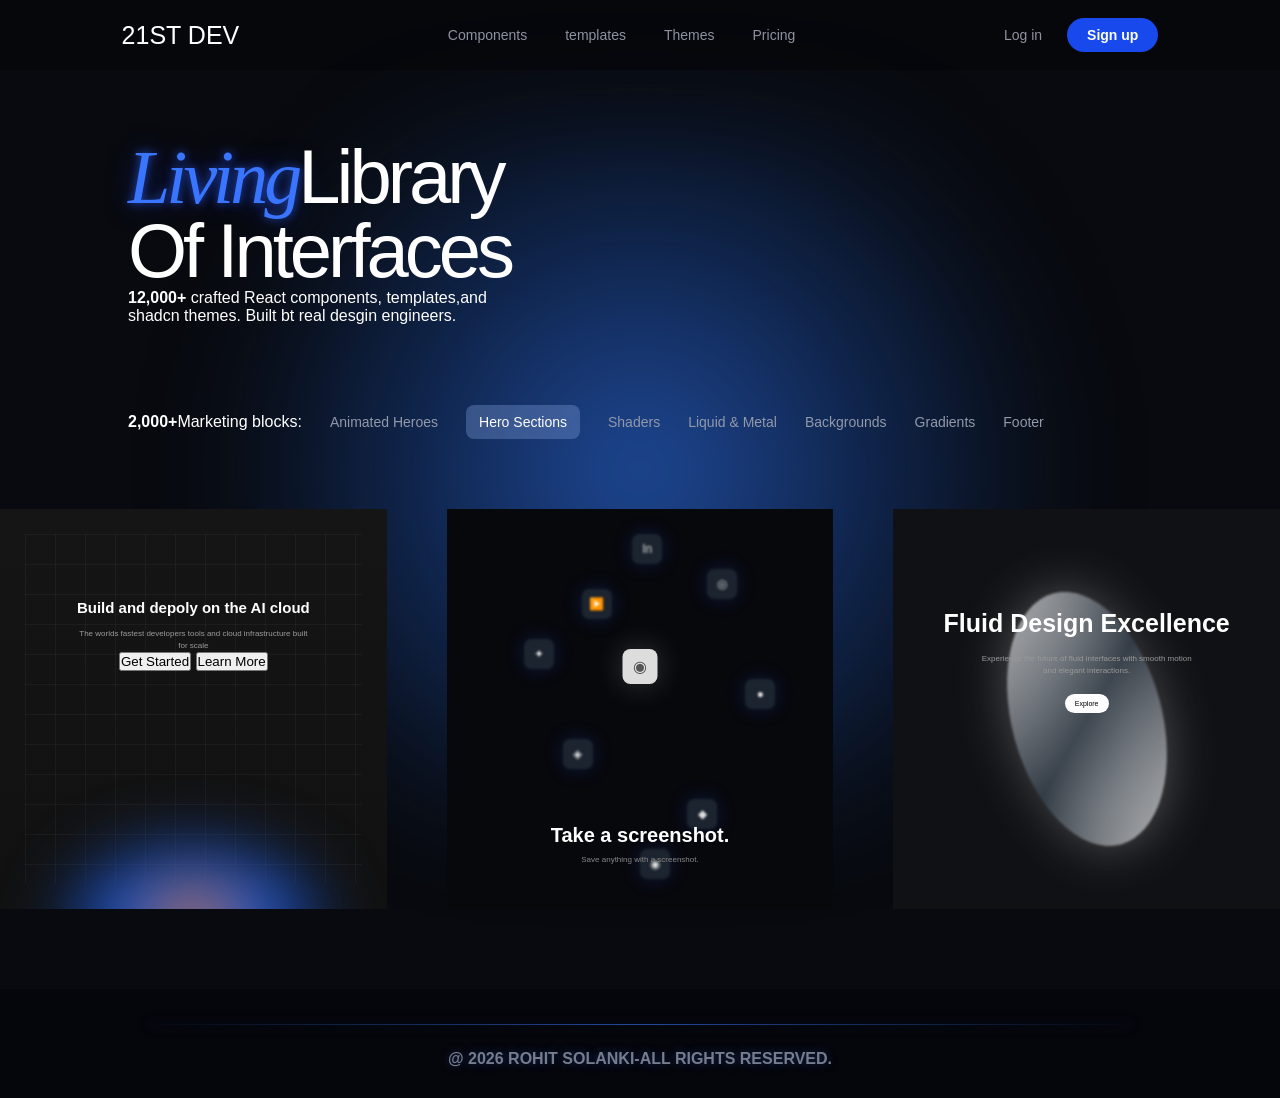
<file: index.html>
<!DOCTYPE html>
<html lang="en">

<head>
    <meta charset="UTF-8">
    <meta name="viewport" content="width=device-width, initial-scale=1.0">
    <title>LIving Library</title>
    <link rel="stylesheet" href="./work01.css">
</head>

<body>
    <!--NAVBAR-->
    <header class="navbar">
        <div class="logo-icon">
            </span>21ST DEV
        </div>
        <nav>
            <a href="components.html">Components</a>
            <a href="templates.html">templates</a>
            <a href="themes.html">Themes</a>
            <a href="pricing.html">Pricing</a>
        </nav>

        <div class="nav-right">
            <a href="login.html" class="login">Log in</a>
            <a href="signup.html" class="signup">Sign up</a>
        </div>
    </header>

    <!--HERO SECTION-->
    <main>
        <section class="hero">
            <h1>
                <The><span>Living</span>Library<br>Of Interfaces
            </h1>

            <p class="Description">
                <strong>12,000+</strong> crafted React components, templates,and<br>shadcn themes. Built bt real desgin
                engineers.
            </p>
        </section>

        <!--CATEGORY MENU-->
        <section class="categories">
            <div class="category count">
                <strong>2,000+</strong>Marketing blocks:
            </div>
            <a href="animated-heroes.html">Animated Heroes</a>
            <a href="hero-sections.html" class="active">Hero Sections</a>
            <a href="shaders.html">Shaders</a>
            <a href="liquid-metal.html">Liquid & Metal</a>
            <a href="backgrounds.html">Backgrounds</a>
            <a href="gradients.html">Gradients</a>
            <a href="footer.html">Footer</a>
        </section>

        <!--SHOWCASE CARDS-->
        <section class="cards">
            <!--CARD 1-->
            <div class="card card-one">
                <div class="grid-background"></div>
                <div class="card-content">
                    <h2>Build and depoly on the AI cloud</h2>
                    <p>The worlds fastest developers tools and cloud infrastructure built for scale</p>
                    <div class="button">
                        <button>Get Started</button>
                        <button class="dark-button">Learn More</button>
                    </div>
                </div>
                <div class="glow-circle"></div>
            </div>

            <!--CARD 2-->
            <div class="card card-two">
                <div class="floating icons">
                    <div class="icon">In</div>
                    <div class="icon">▶️</div>
                    <div class="icon">◎</div>
                    <div class="icon">✦</div>
                    <div class="icon">●</div>
                    <div class="icon">◈</div>
                    <div class="icon">◆</div>
                    <div class="icon">◉</div>
                </div>
                <div class="screenshot-icon">
                    ◉
                </div>
                <div class="screenshot-text">
                    <h2>Take a screenshot.</h2>
                    <p>Save anything with a screenshot.</p>
                </div>
            </div>

            <!--CARD 3-->
            <div class="card caerd-three">
                <div class="fluid-shape"></div>
                <div class="fluid-content">
                    <h2>Fluid Design Excellence</h2>
                    <p>Experience the future of fluid interfaces with
                        smooth motion and elegant interactions. </p>
                    <button>Explore</button>
                </div>
            </div>
        </section>

    </main>
    <footer class="footer">
        <div class="footer-line"></div>
        <p>
            @ 2026 <span>ROHIT SOLANKI</span>-ALL RIGHTS RESERVED.
        </p>
    </footer>
</body>

</html>
</file>
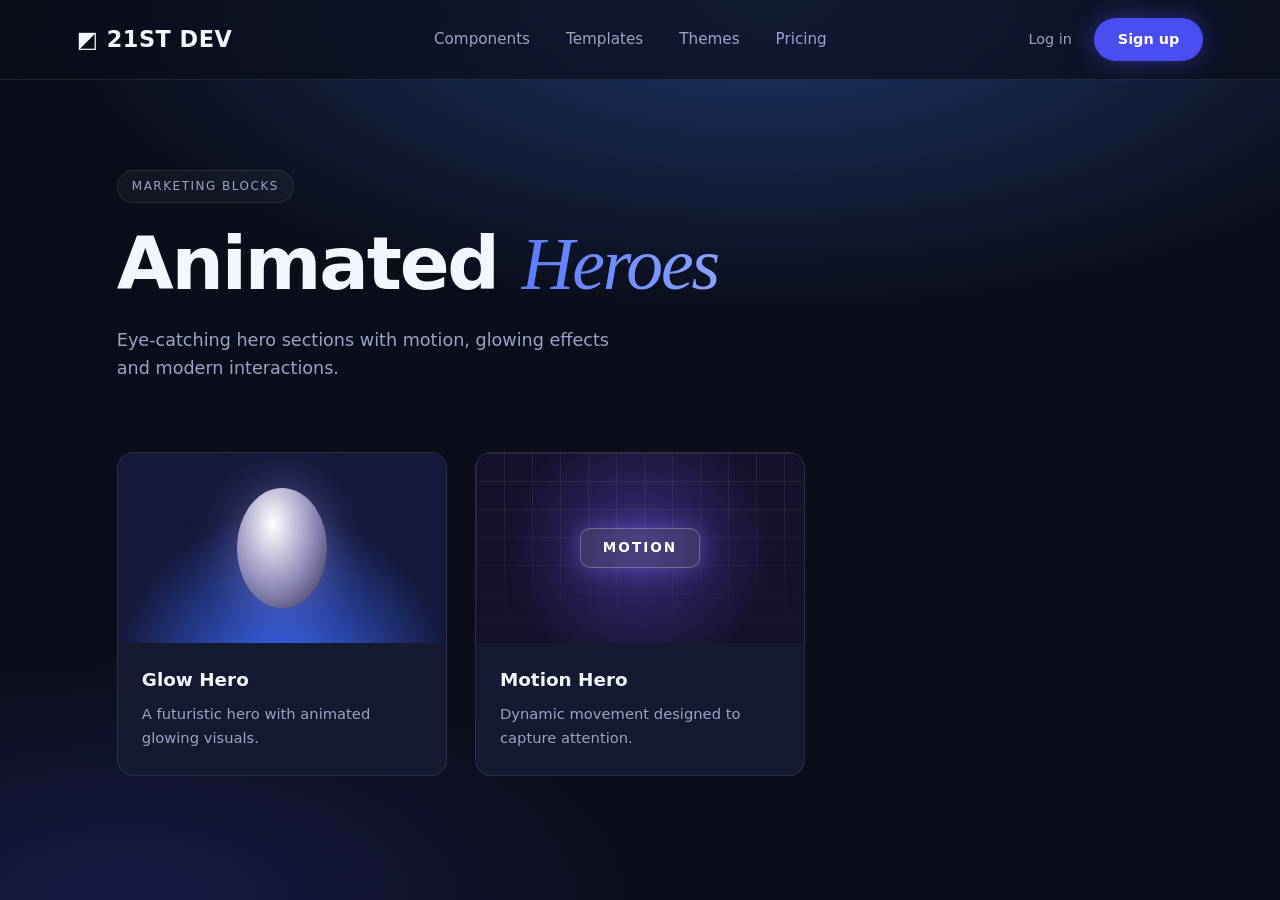
<file: animated-heroes.html>
<!DOCTYPE html>
<html lang="en">
<head>
    <meta charset="UTF-8">
    <meta name="viewport" content="width=device-width, initial-scale=1.0">
    <title>Animated Heroes — 21ST</title>
    <link rel="stylesheet" href="./animated-heroes.css">
</head>

<body>

<nav class="navbar">
    <a href="index.html" class="logo">◩ 21ST DEV</a>

    <div class="nav-links">
        <a href="components.html">Components</a>
        <a href="templates.html">Templates</a>
        <a href="themes.html">Themes</a>
        <a href="pricing.html">Pricing</a>
    </div>

    <div class="nav-actions">
        <a href="#">Log in</a>
        <a href="#" class="signup-btn">Sign up</a>
    </div>
</nav>

<main class="category-page">

    <section class="category-header">
        <div class="category-label">MARKETING BLOCKS</div>

        <h1>
            Animated <span>Heroes</span>
        </h1>

        <p>
            Eye-catching hero sections with motion,
            glowing effects and modern interactions.
        </p>
    </section>

    <section class="category-grid">

        <div class="category-card">
            <div class="category-preview preview-blue">
                <div class="preview-circle"></div>
            </div>
            <div class="category-info">
                <h3>Glow Hero</h3>
                <p>A futuristic hero with animated glowing visuals.</p>
            </div>
        </div>

        <div class="category-card">
            <div class="category-preview preview-purple">
                <div class="preview-grid"></div>
                <div class="preview-text">MOTION</div>
            </div>
            <div class="category-info">
                <h3>Motion Hero</h3>
                <p>Dynamic movement designed to capture attention.</p>
            </div>
        </div>

    </section>

</main>

</body>
</html>
</file>
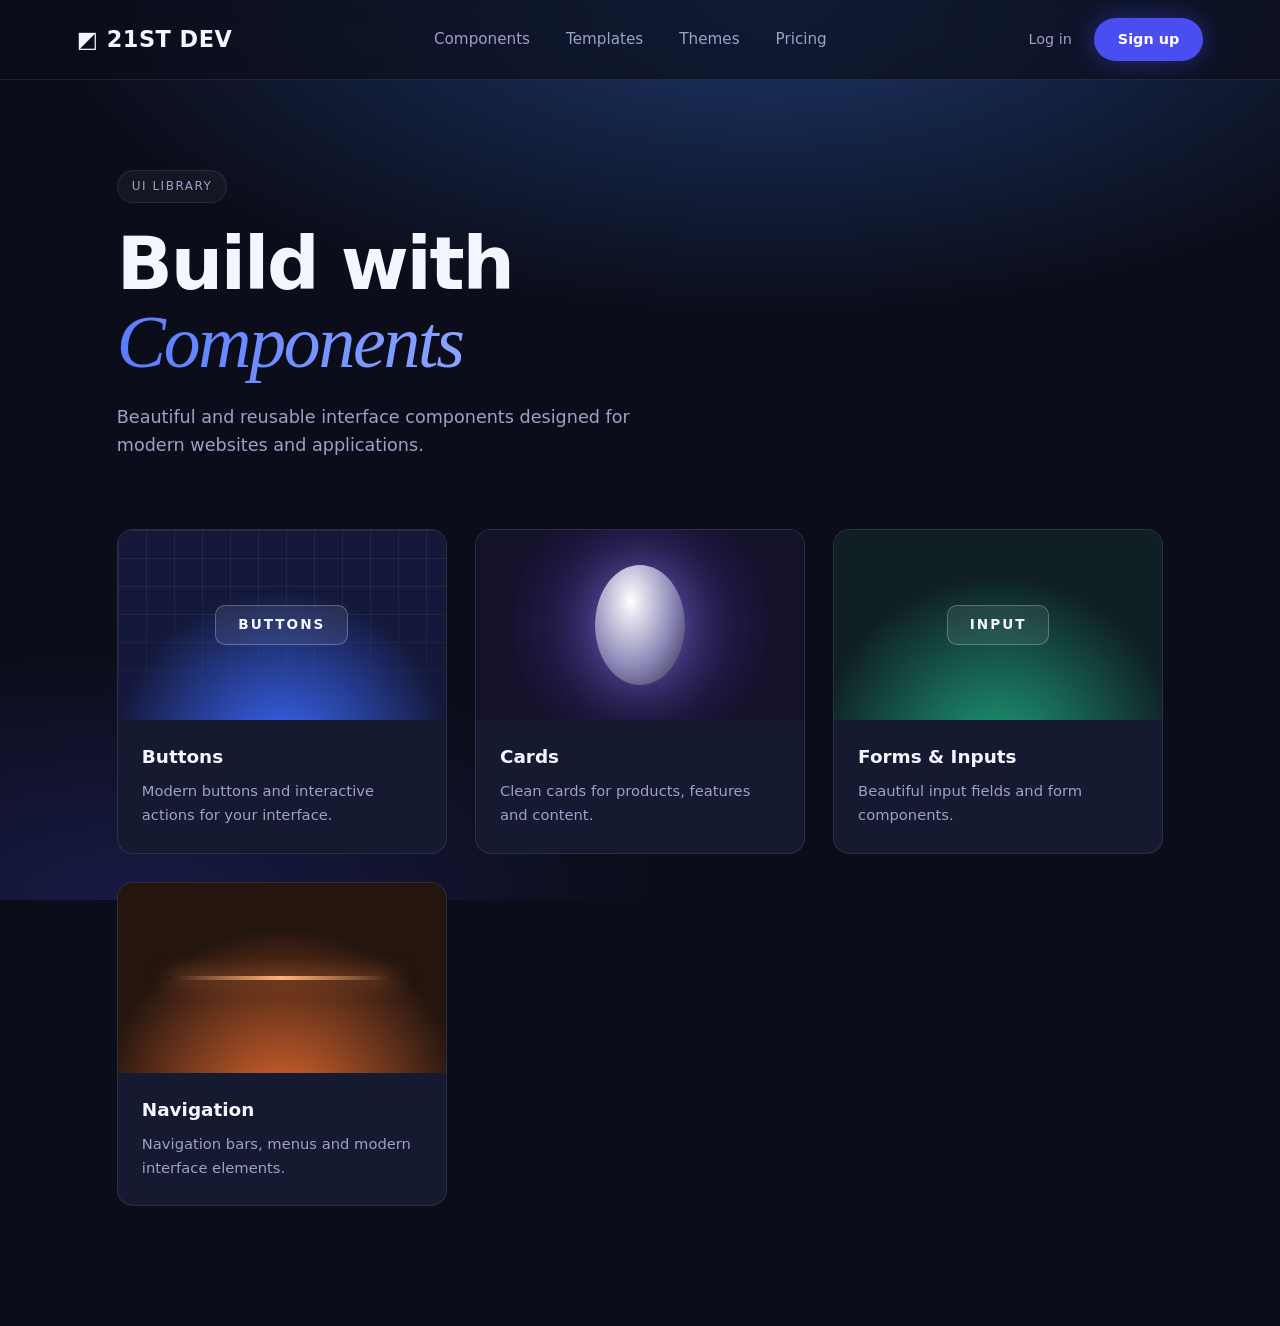
<file: components.html>
<!DOCTYPE html>
<html lang="en">
<head>
    <meta charset="UTF-8">
    <meta name="viewport" content="width=device-width, initial-scale=1.0">
    <title>Components — 21ST</title>
    <link rel="stylesheet" href="./components.css">
</head>

<body>

<nav class="navbar">
    <a href="index.html" class="logo">◩ 21ST DEV</a>

    <div class="nav-links">
        <a href="components.html">Components</a>
        <a href="templates.html">Templates</a>
        <a href="themes.html">Themes</a>
        <a href="pricing.html">Pricing</a>
    </div>

    <div class="nav-actions">
        <a href="#">Log in</a>
        <a href="#" class="signup-btn">Sign up</a>
    </div>
</nav>

<main class="category-page">

    <section class="category-header">
        <div class="category-label">UI LIBRARY</div>

        <h1>
            Build with <span>Components</span>
        </h1>

        <p>
            Beautiful and reusable interface components designed
            for modern websites and applications.
        </p>
    </section>

    <section class="category-grid">

        <div class="category-card">
            <div class="category-preview preview-blue">
                <div class="preview-grid"></div>
                <div class="preview-text">BUTTONS</div>
            </div>

            <div class="category-info">
                <h3>Buttons</h3>
                <p>Modern buttons and interactive actions for your interface.</p>
            </div>
        </div>

        <div class="category-card">
            <div class="category-preview preview-purple">
                <div class="preview-circle"></div>
            </div>

            <div class="category-info">
                <h3>Cards</h3>
                <p>Clean cards for products, features and content.</p>
            </div>
        </div>

        <div class="category-card">
            <div class="category-preview preview-green">
                <div class="preview-text">INPUT</div>
            </div>

            <div class="category-info">
                <h3>Forms & Inputs</h3>
                <p>Beautiful input fields and form components.</p>
            </div>
        </div>

        <div class="category-card">
            <div class="category-preview preview-orange">
                <div class="preview-line"></div>
            </div>

            <div class="category-info">
                <h3>Navigation</h3>
                <p>Navigation bars, menus and modern interface elements.</p>
            </div>
        </div>

    </section>

</main>

</body>
</html>
</file>
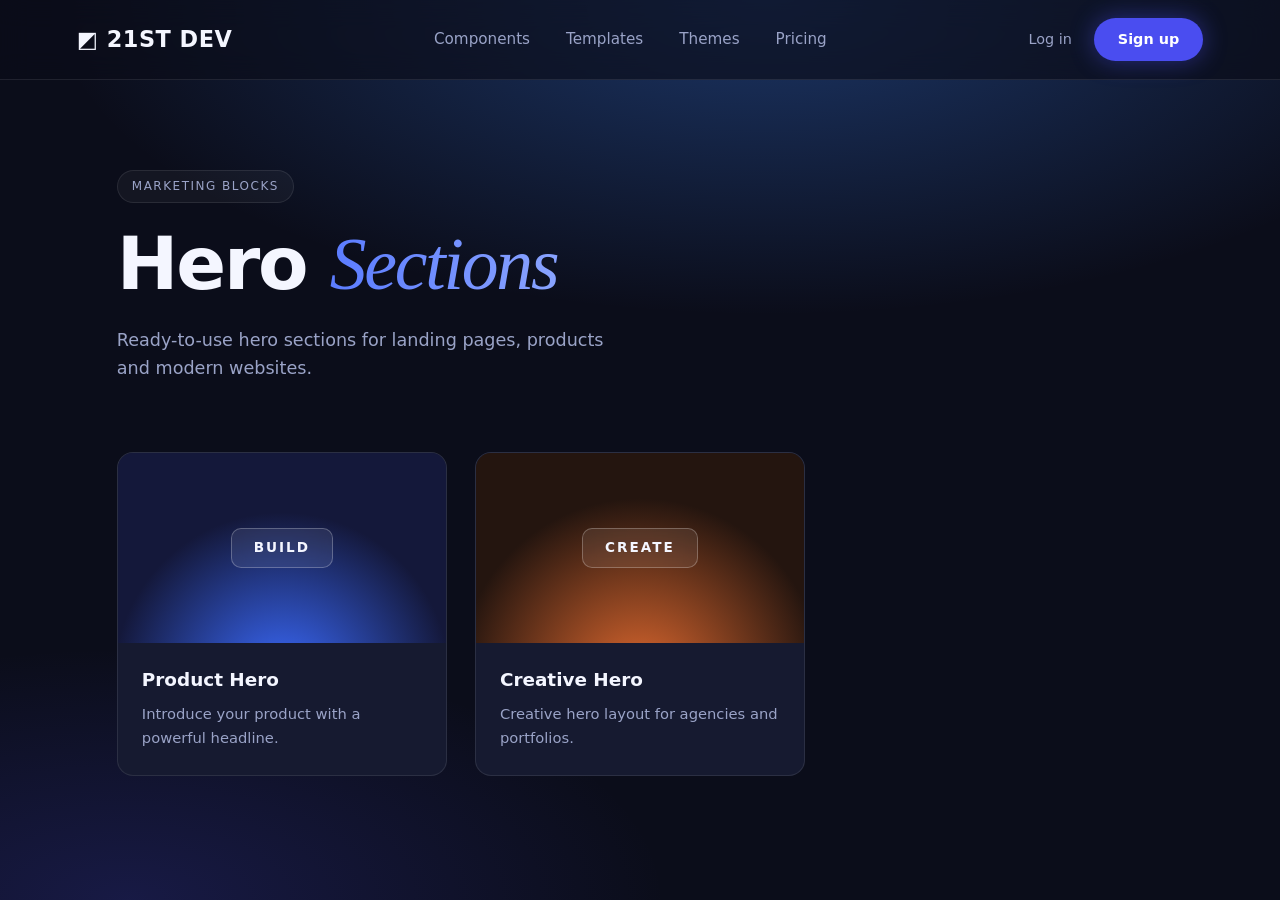
<file: hero-sections.html>
<!DOCTYPE html>
<html lang="en">
<head>
    <meta charset="UTF-8">
    <meta name="viewport" content="width=device-width, initial-scale=1.0">
    <title>Hero Sections — 21ST</title>
    <link rel="stylesheet" href="./hero-sections.css">
</head>

<body>

<nav class="navbar">
    <a href="21dev.html" class="logo">◩ 21ST DEV</a>

    <div class="nav-links">
        <a href="components.html">Components</a>
        <a href="templates.html">Templates</a>
        <a href="themes.html">Themes</a>
        <a href="pricing.html">Pricing</a>
    </div>

    <div class="nav-actions">
        <a href="#">Log in</a>
        <a href="#" class="signup-btn">Sign up</a>
    </div>
</nav>

<main class="category-page">

    <section class="category-header">
        <div class="category-label">MARKETING BLOCKS</div>

        <h1>
            Hero <span>Sections</span>
        </h1>

        <p>
            Ready-to-use hero sections for landing pages,
            products and modern websites.
        </p>
    </section>

    <section class="category-grid">

        <div class="category-card">
            <div class="category-preview preview-blue">
                <div class="preview-text">BUILD</div>
            </div>
            <div class="category-info">
                <h3>Product Hero</h3>
                <p>Introduce your product with a powerful headline.</p>
            </div>
        </div>

        <div class="category-card">
            <div class="category-preview preview-orange">
                <div class="preview-text">CREATE</div>
            </div>
            <div class="category-info">
                <h3>Creative Hero</h3>
                <p>Creative hero layout for agencies and portfolios.</p>
            </div>
        </div>

    </section>

</main>

</body>
</html>
</file>
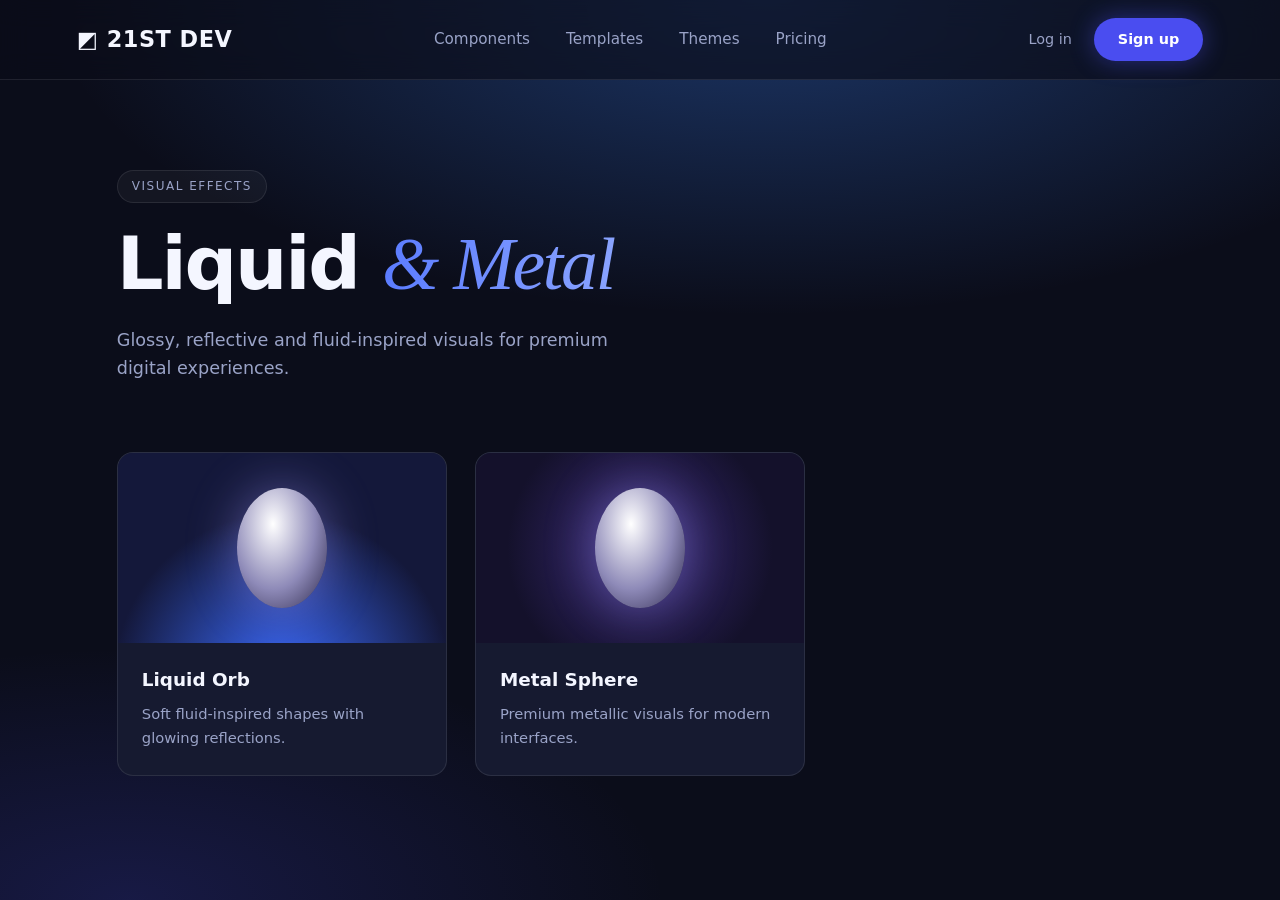
<file: liquid-metal.html>
<!DOCTYPE html>
<html lang="en">
<head>
    <meta charset="UTF-8">
    <meta name="viewport" content="width=device-width, initial-scale=1.0">
    <title>Liquid & Metal — 21ST</title>
    <link rel="stylesheet" href="./liquid-metal.css">
</head>

<body>

<nav class="navbar">
    <a href="index.html" class="logo">◩ 21ST DEV</a>

    <div class="nav-links">
        <a href="components.html">Components</a>
        <a href="templates.html">Templates</a>
        <a href="themes.html">Themes</a>
        <a href="pricing.html">Pricing</a>
    </div>

    <div class="nav-actions">
        <a href="#">Log in</a>
        <a href="#" class="signup-btn">Sign up</a>
    </div>
</nav>

<main class="category-page">

    <section class="category-header">
        <div class="category-label">VISUAL EFFECTS</div>

        <h1>
            Liquid <span>& Metal</span>
        </h1>

        <p>
            Glossy, reflective and fluid-inspired visuals
            for premium digital experiences.
        </p>
    </section>

    <section class="category-grid">

        <div class="category-card">
            <div class="category-preview preview-blue">
                <div class="preview-circle"></div>
            </div>
            <div class="category-info">
                <h3>Liquid Orb</h3>
                <p>Soft fluid-inspired shapes with glowing reflections.</p>
            </div>
        </div>

        <div class="category-card">
            <div class="category-preview preview-purple">
                <div class="preview-circle"></div>
            </div>
            <div class="category-info">
                <h3>Metal Sphere</h3>
                <p>Premium metallic visuals for modern interfaces.</p>
            </div>
        </div>

    </section>

</main>

</body>
</html>
</file>
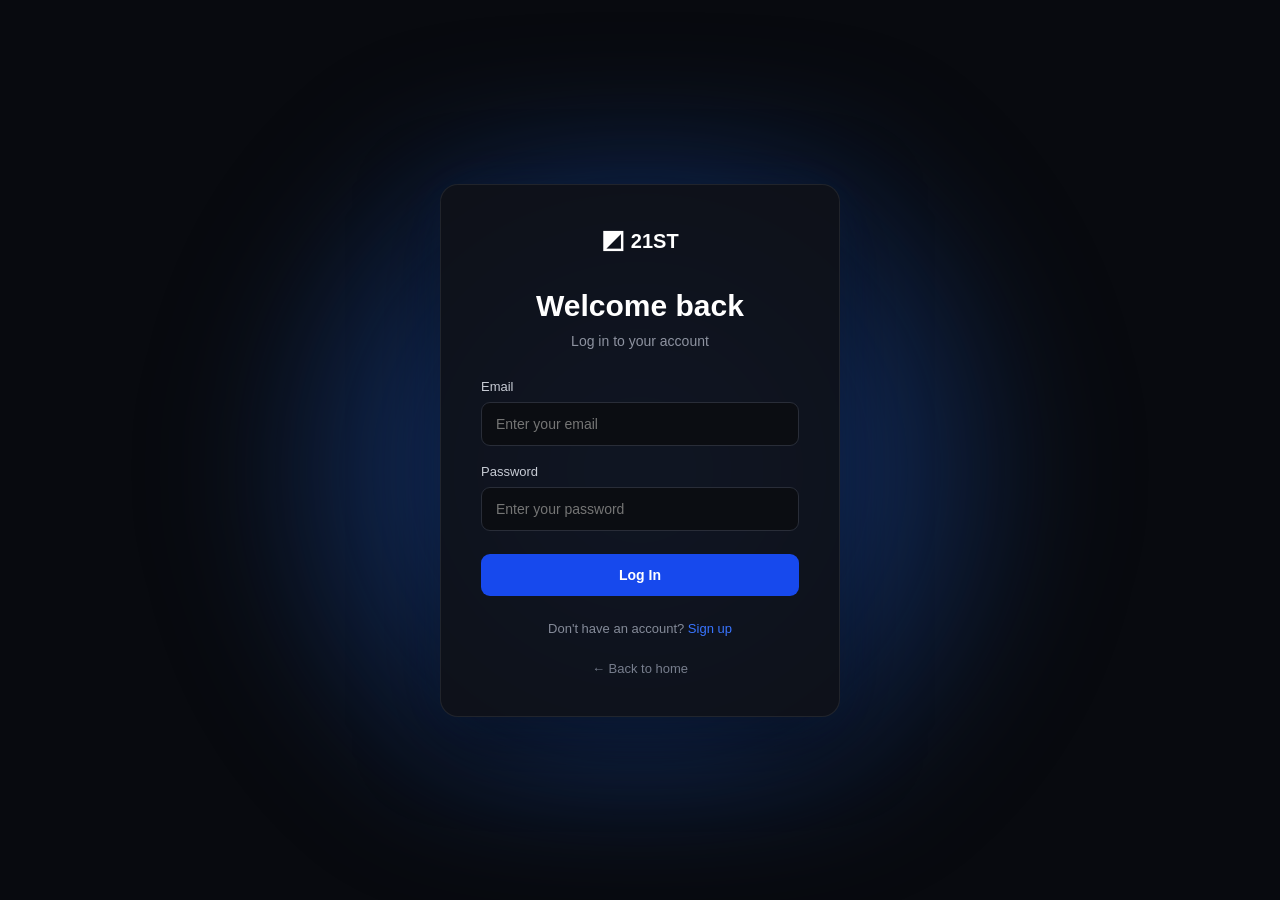
<file: login.html>
<!DOCTYPE html>
<html lang="en">
<head>
    <meta charset="UTF-8">
    <meta name="viewport" content="width=device-width, initial-scale=1.0">
    <title>Log In - Living Library</title>
    <link rel="stylesheet" href="./work01.css">
</head>

<body>

    <div class="auth-page">

        <div class="auth-box">

            <div class="auth-logo">
                <span>◩</span> 21ST
            </div>

            <h1>Welcome back</h1>

            <p>Log in to your account</p>

            <form>

                <label>Email</label>
                <input type="email" placeholder="Enter your email" required>

                <label>Password</label>
                <input type="password" placeholder="Enter your password" required>

                <button type="submit">Log In</button>

            </form>

            <div class="auth-link">
                Don't have an account?
                <a href="signup.html">Sign up</a>
            </div>

            <a href="index.html" class="back-home">← Back to home</a>

        </div>

    </div>

</body>
</html>
</file>
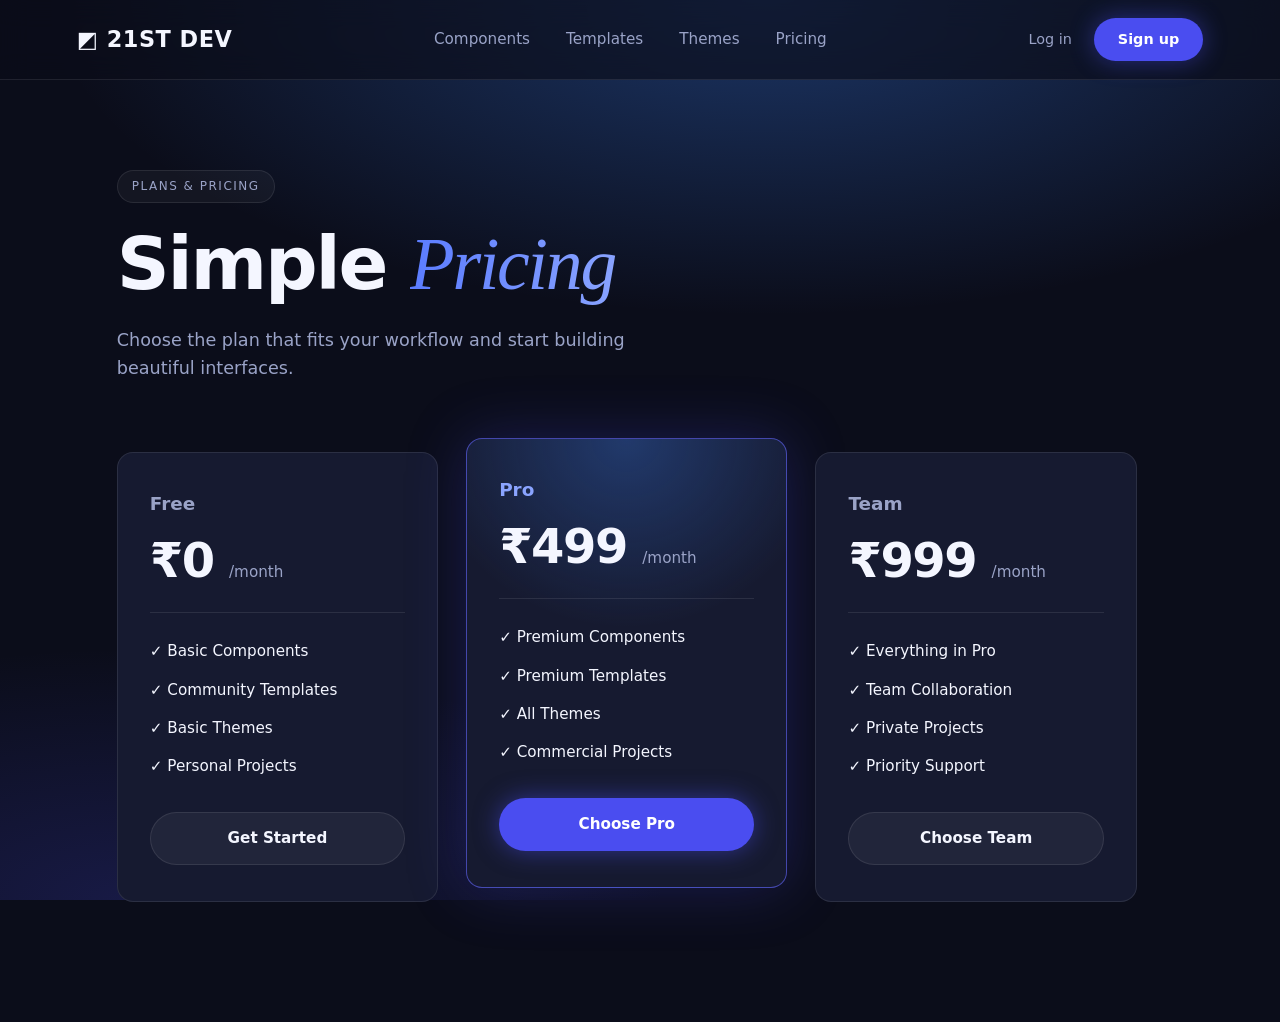
<file: pricing.html>
<!DOCTYPE html>
<html lang="en">
<head>
    <meta charset="UTF-8">
    <meta name="viewport" content="width=device-width, initial-scale=1.0">
    <title>Pricing — 21ST</title>
    <link rel="stylesheet" href="./pricing.css">
</head>

<body>

<nav class="navbar">
    <a href="index.html" class="logo">◩ 21ST DEV</a>

    <div class="nav-links">
        <a href="components.html">Components</a>
        <a href="templates.html">Templates</a>
        <a href="themes.html">Themes</a>
        <a href="pricing.html">Pricing</a>
    </div>

    <div class="nav-actions">
        <a href="#">Log in</a>
        <a href="#" class="signup-btn">Sign up</a>
    </div>
</nav>

<main class="category-page">

    <section class="category-header">
        <div class="category-label">PLANS & PRICING</div>

        <h1>
            Simple <span>Pricing</span>
        </h1>

        <p>
            Choose the plan that fits your workflow and start
            building beautiful interfaces.
        </p>
    </section>

    <section class="pricing-grid">

        <div class="price-card">
            <h3>Free</h3>

            <div class="price">
                ₹0 <span>/month</span>
            </div>

            <ul>
                <li>✓ Basic Components</li>
                <li>✓ Community Templates</li>
                <li>✓ Basic Themes</li>
                <li>✓ Personal Projects</li>
            </ul>

            <a href="#" class="price-button">Get Started</a>
        </div>

        <div class="price-card featured">
            <h3>Pro</h3>

            <div class="price">
                ₹499 <span>/month</span>
            </div>

            <ul>
                <li>✓ Premium Components</li>
                <li>✓ Premium Templates</li>
                <li>✓ All Themes</li>
                <li>✓ Commercial Projects</li>
            </ul>

            <a href="#" class="price-button">Choose Pro</a>
        </div>

        <div class="price-card">
            <h3>Team</h3>

            <div class="price">
                ₹999 <span>/month</span>
            </div>

            <ul>
                <li>✓ Everything in Pro</li>
                <li>✓ Team Collaboration</li>
                <li>✓ Private Projects</li>
                <li>✓ Priority Support</li>
            </ul>

            <a href="#" class="price-button">Choose Team</a>
        </div>

    </section>

</main>

</body>
</html>
</file>
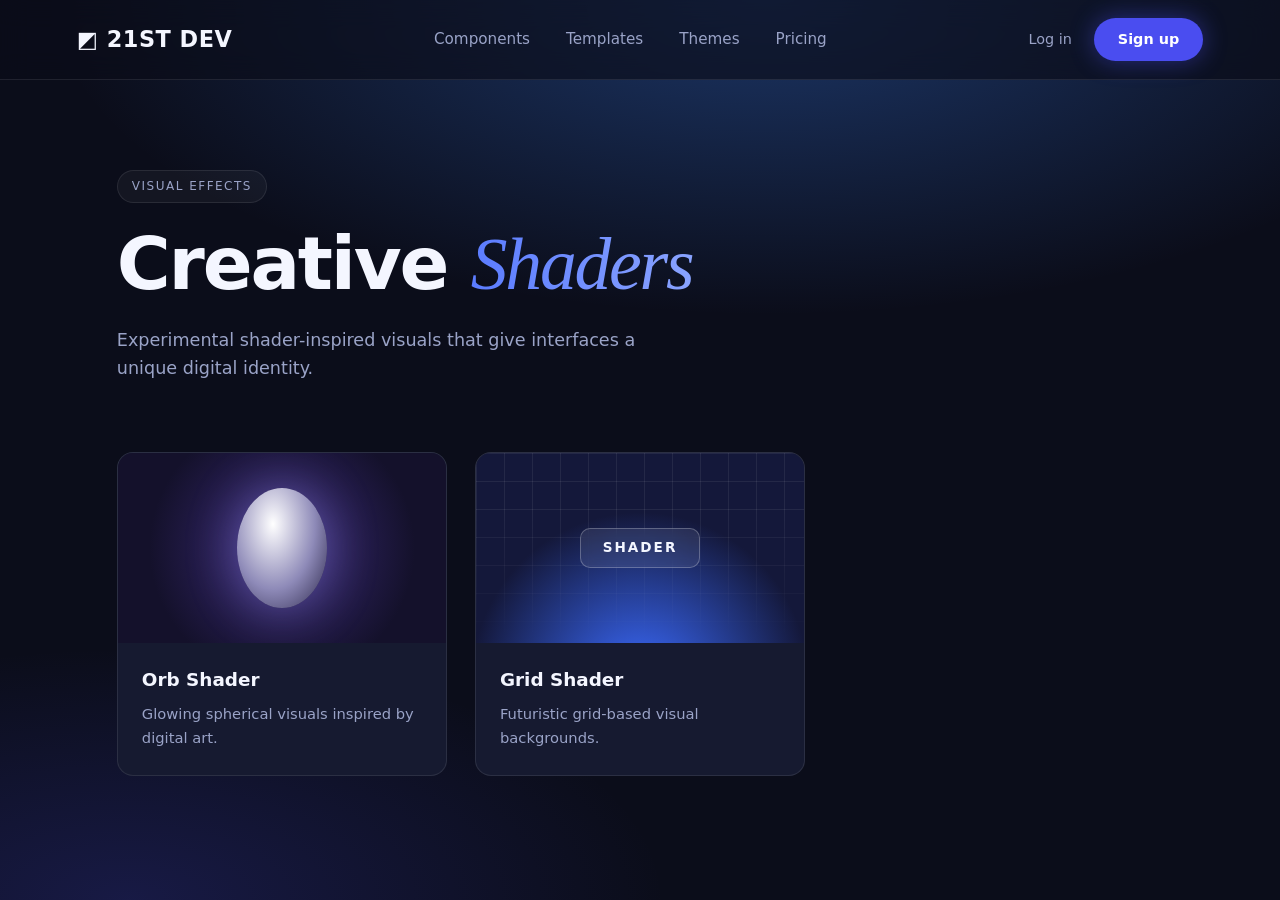
<file: shaders.html>
<!DOCTYPE html>
<html lang="en">
<head>
    <meta charset="UTF-8">
    <meta name="viewport" content="width=device-width, initial-scale=1.0">
    <title>Shaders — 21ST</title>
    <link rel="stylesheet" href="./shaders.css">
</head>

<body>

<nav class="navbar">
    <a href="index.html" class="logo">◩ 21ST DEV</a>

    <div class="nav-links">
        <a href="components.html">Components</a>
        <a href="templates.html">Templates</a>
        <a href="themes.html">Themes</a>
        <a href="pricing.html">Pricing</a>
    </div>

    <div class="nav-actions">
        <a href="#">Log in</a>
        <a href="#" class="signup-btn">Sign up</a>
    </div>
</nav>

<main class="category-page">

    <section class="category-header">
        <div class="category-label">VISUAL EFFECTS</div>

        <h1>
            Creative <span>Shaders</span>
        </h1>

        <p>
            Experimental shader-inspired visuals that give
            interfaces a unique digital identity.
        </p>
    </section>

    <section class="category-grid">

        <div class="category-card">
            <div class="category-preview preview-purple">
                <div class="preview-circle"></div>
            </div>
            <div class="category-info">
                <h3>Orb Shader</h3>
                <p>Glowing spherical visuals inspired by digital art.</p>
            </div>
        </div>

        <div class="category-card">
            <div class="category-preview preview-blue">
                <div class="preview-grid"></div>
                <div class="preview-text">SHADER</div>
            </div>
            <div class="category-info">
                <h3>Grid Shader</h3>
                <p>Futuristic grid-based visual backgrounds.</p>
            </div>
        </div>

    </section>

</main>

</body>
</html>
</file>
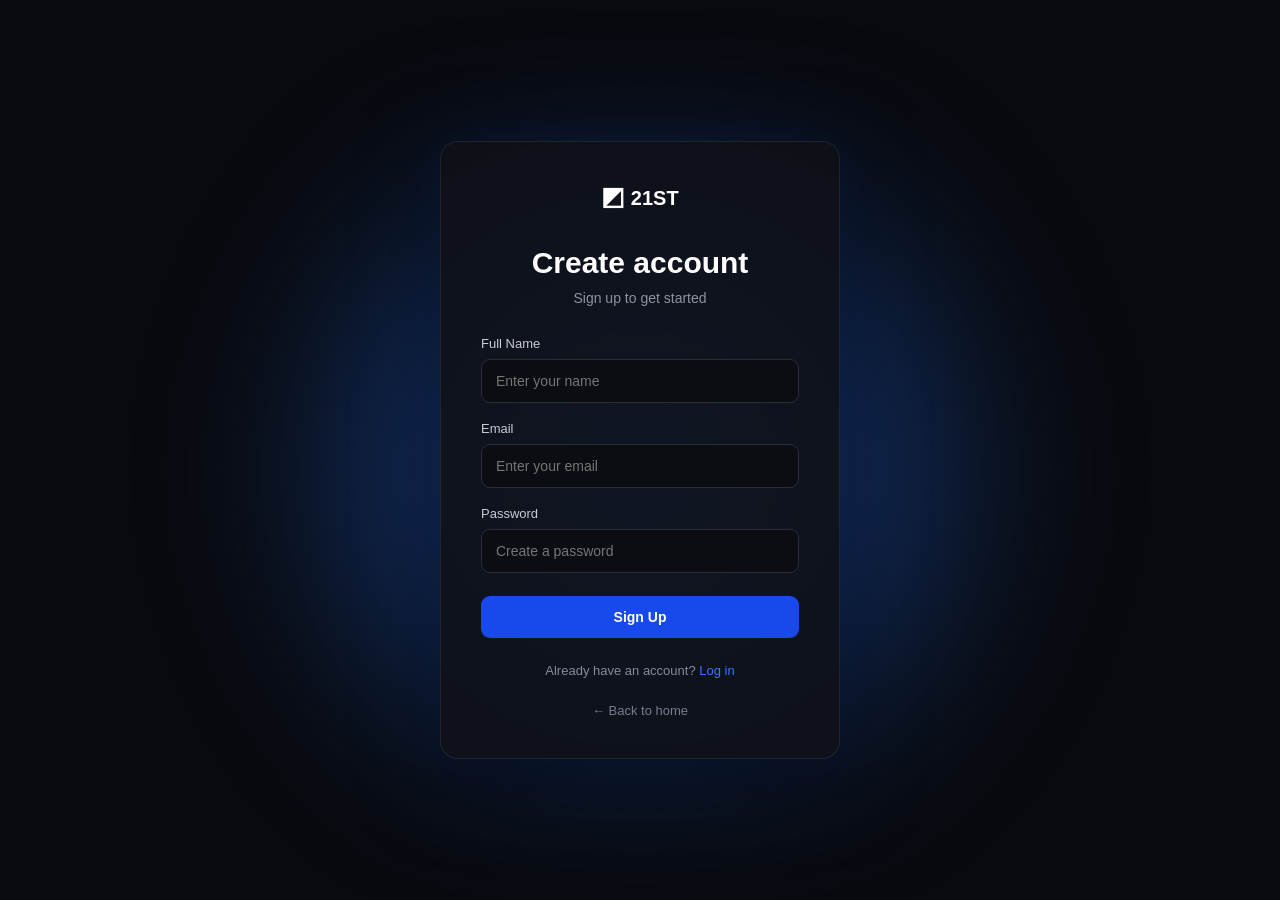
<file: signup.html>
<!DOCTYPE html>
<html lang="en">
<head>
    <meta charset="UTF-8">
    <meta name="viewport" content="width=device-width, initial-scale=1.0">
    <title>Sign Up - Living Library</title>
    <link rel="stylesheet" href="./work01.css">
</head>

<body>

    <div class="auth-page">

        <div class="auth-box">

            <div class="auth-logo">
                <span>◩</span> 21ST
            </div>

            <h1>Create account</h1>

            <p>Sign up to get started</p>

            <form>

                <label>Full Name</label>
                <input type="text" placeholder="Enter your name" required>

                <label>Email</label>
                <input type="email" placeholder="Enter your email" required>

                <label>Password</label>
                <input type="password" placeholder="Create a password" required>

                <button type="submit">Sign Up</button>

            </form>

            <div class="auth-link">
                Already have an account?
                <a href="login.html">Log in</a>
            </div>

            <a href="index.html" class="back-home">← Back to home</a>

        </div>

    </div>

</body>
</html>
</file>
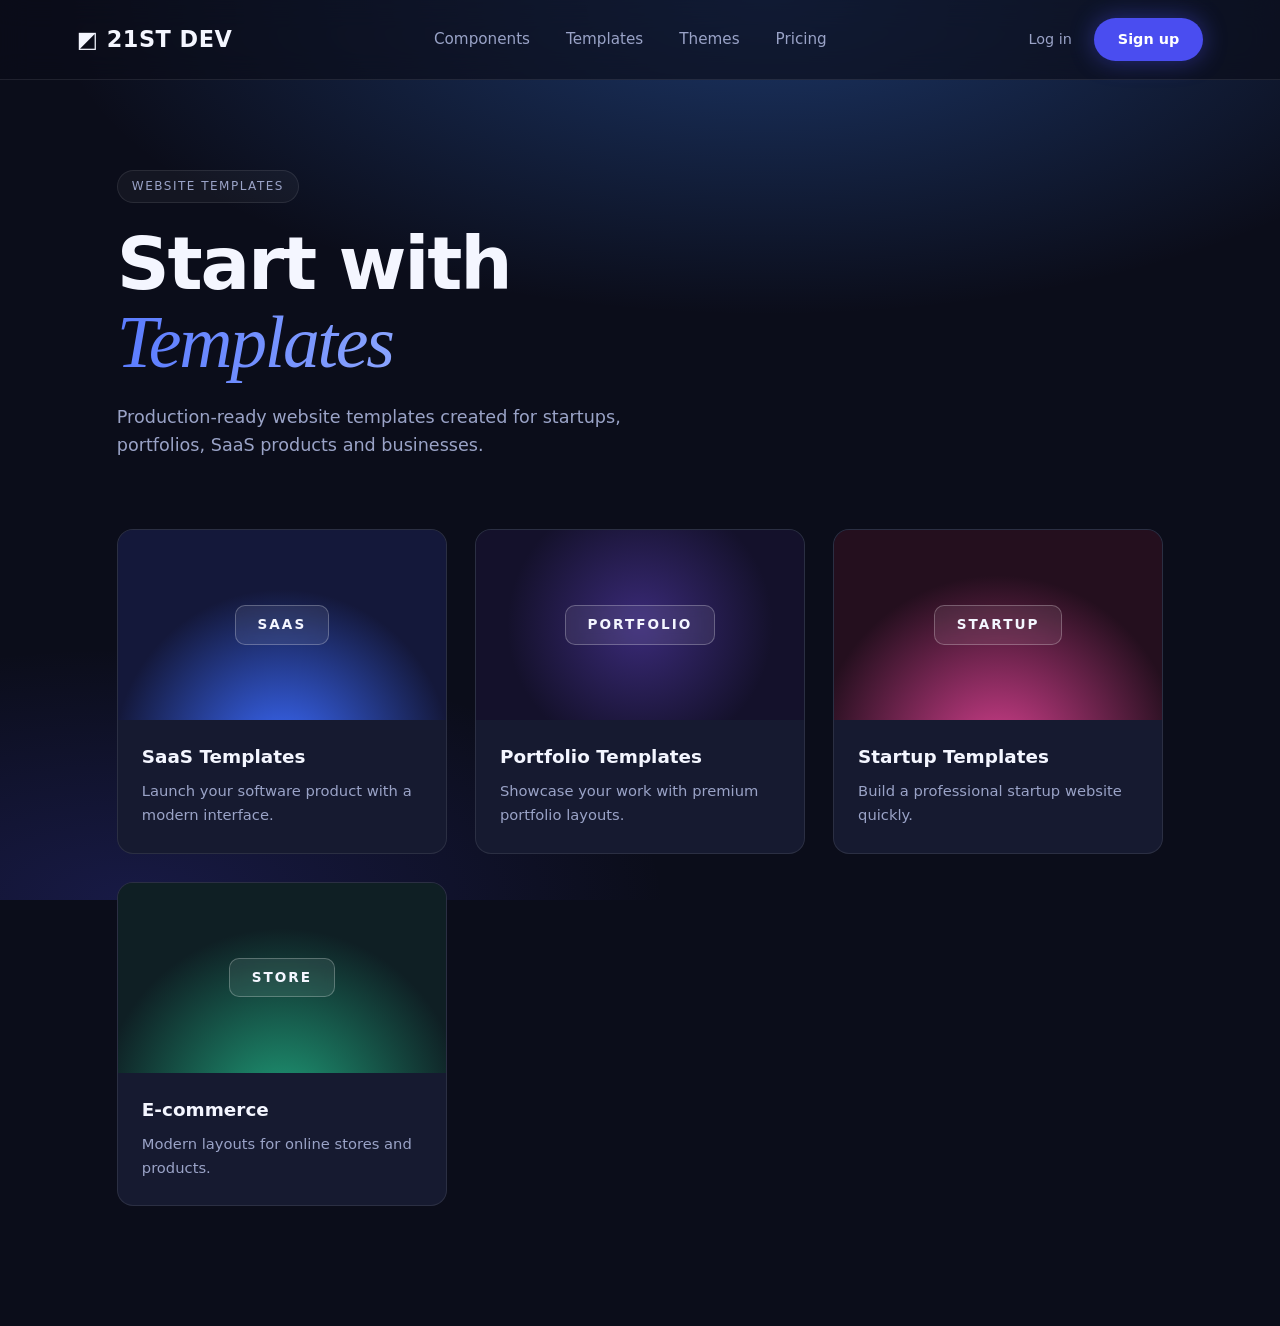
<file: templates.html>
<!DOCTYPE html>
<html lang="en">
<head>
    <meta charset="UTF-8">
    <meta name="viewport" content="width=device-width, initial-scale=1.0">
    <title>Templates — 21ST</title>
    <link rel="stylesheet" href="./templates.css">
</head>

<body>

<nav class="navbar">
    <a href="index.html" class="logo">◩ 21ST DEV</a>

    <div class="nav-links">
        <a href="components.html">Components</a>
        <a href="templates.html">Templates</a>
        <a href="themes.html">Themes</a>
        <a href="pricing.html">Pricing</a>
    </div>

    <div class="nav-actions">
        <a href="#">Log in</a>
        <a href="#" class="signup-btn">Sign up</a>
    </div>
</nav>

<main class="category-page">

    <section class="category-header">
        <div class="category-label">WEBSITE TEMPLATES</div>

        <h1>
            Start with <span>Templates</span>
        </h1>

        <p>
            Production-ready website templates created for
            startups, portfolios, SaaS products and businesses.
        </p>
    </section>

    <section class="category-grid">

        <div class="category-card">
            <div class="category-preview preview-blue">
                <div class="preview-text">SAAS</div>
            </div>
            <div class="category-info">
                <h3>SaaS Templates</h3>
                <p>Launch your software product with a modern interface.</p>
            </div>
        </div>

        <div class="category-card">
            <div class="category-preview preview-purple">
                <div class="preview-text">PORTFOLIO</div>
            </div>
            <div class="category-info">
                <h3>Portfolio Templates</h3>
                <p>Showcase your work with premium portfolio layouts.</p>
            </div>
        </div>

        <div class="category-card">
            <div class="category-preview preview-pink">
                <div class="preview-text">STARTUP</div>
            </div>
            <div class="category-info">
                <h3>Startup Templates</h3>
                <p>Build a professional startup website quickly.</p>
            </div>
        </div>

        <div class="category-card">
            <div class="category-preview preview-green">
                <div class="preview-text">STORE</div>
            </div>
            <div class="category-info">
                <h3>E-commerce</h3>
                <p>Modern layouts for online stores and products.</p>
            </div>
        </div>

    </section>

</main>

</body>
</html>
</file>
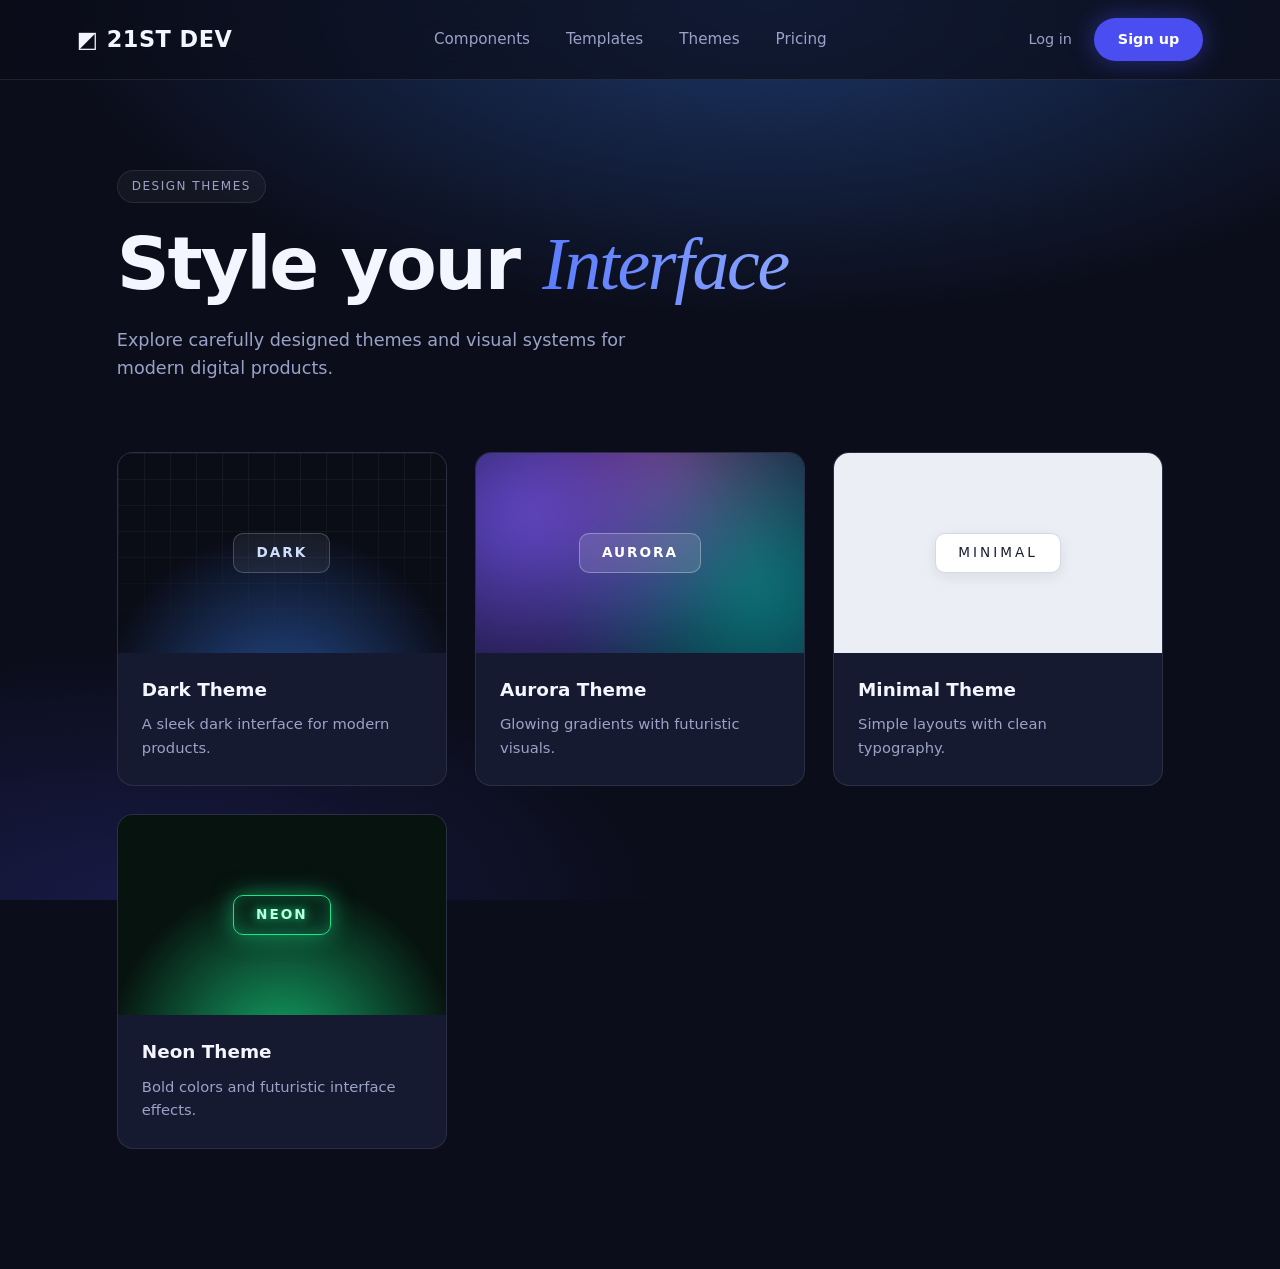
<file: themes.html>
<!DOCTYPE html>
<html lang="en">
<head>
    <meta charset="UTF-8">
    <meta name="viewport" content="width=device-width, initial-scale=1.0">
    <title>Themes — 21ST</title>
    <link rel="stylesheet" href="./themes.css">
</head>

<body>

<nav class="navbar">
    <a href="index.html" class="logo">◩ 21ST DEV</a>

    <div class="nav-links">
        <a href="components.html">Components</a>
        <a href="templates.html">Templates</a>
        <a href="themes.html">Themes</a>
        <a href="pricing.html">Pricing</a>
    </div>

    <div class="nav-actions">
        <a href="#">Log in</a>
        <a href="#" class="signup-btn">Sign up</a>
    </div>
</nav>

<main class="category-page">

    <section class="category-header">
        <div class="category-label">DESIGN THEMES</div>

        <h1>
            Style your <span>Interface</span>
        </h1>

        <p>
            Explore carefully designed themes and visual systems
            for modern digital products.
        </p>
    </section>

    <section class="category-grid">

        <div class="category-card">
            <div class="category-preview preview-blue">
                <div class="preview-text">DARK</div>
            </div>
            <div class="category-info">
                <h3>Dark Theme</h3>
                <p>A sleek dark interface for modern products.</p>
            </div>
        </div>

        <div class="category-card">
            <div class="category-preview preview-purple">
                <div class="preview-text">AURORA</div>
            </div>
            <div class="category-info">
                <h3>Aurora Theme</h3>
                <p>Glowing gradients with futuristic visuals.</p>
            </div>
        </div>

        <div class="category-card">
            <div class="category-preview preview-pink">
                <div class="preview-text">MINIMAL</div>
            </div>
            <div class="category-info">
                <h3>Minimal Theme</h3>
                <p>Simple layouts with clean typography.</p>
            </div>
        </div>

        <div class="category-card">
            <div class="category-preview preview-green">
                <div class="preview-text">NEON</div>
            </div>
            <div class="category-info">
                <h3>Neon Theme</h3>
                <p>Bold colors and futuristic interface effects.</p>
            </div>
        </div>

    </section>

</main>

</body>
</html>
</file>
<file: work01.css>
/* =========================
   BASIC RESET
========================= */

* {
    margin: 0;
    padding: 0;
    box-sizing: border-box;
}

body {
    font-family: Arial, Helvetica, sans-serif;
    background: #080a0f;
    color: white;
    min-height: 100vh;
    overflow-x: hidden;
}


/* =========================
   MAIN BACKGROUND
========================= */

body::before {
    content: "";
    position: fixed;
    top: 120px;
    left: 50%;
    transform: translateX(-50%);

    width: 1000px;
    height: 700px;

    background:
        radial-gradient(circle,
            rgba(38, 91, 190, 0.8) 0%,
            rgba(20, 52, 110, 0.7) 35%,
            rgba(8, 10, 15, 0) 70%);

    filter: blur(50px);
    z-index: -1;
}


/* =========================
   NAVBAR
========================= */

.navbar {
    height: 70px;

    display: flex;
    align-items: center;
    justify-content: space-between;

    padding: 0 9.5%;

    background: rgba(5, 7, 11, 0.7);
}


/* LOGO */

.logo {
    font-size: 20px;
    font-weight: bold;

    display: flex;
    align-items: center;
    gap: 8px;
}

.logo-icon {
    font-size: 25px;
}


/* NAV LINKS */

.navbar nav {
    display: flex;
    gap: 38px;
}

.navbar a {
    color: #8e93a0;
    text-decoration: none;
    font-size: 14px;

    transition: 0.3s;
}

.navbar a:hover {
    color: white;
}


/* RIGHT SIDE */

.nav-right {
    display: flex;
    align-items: center;
    gap: 25px;
}

.signup {
    background: #1749ed;
    color: white !important;

    padding: 9px 20px;
    border-radius: 25px;

    font-weight: 600;
}

.signup:hover {
    background: #2c5cff;
}


/* =========================
   HERO
========================= */

.hero {
    width: 80%;
    max-width: 1120px;

    margin: 70px auto 0;
}

.hero h1 {
    font-size: clamp(55px, 6vw, 76px);
    line-height: 0.98;
    letter-spacing: -4px;
    font-weight: 500;
}

.hero h1 span {
    color: #3975ff;

    font-family: Georgia, serif;
    font-style: italic;

    text-shadow:
        0 0 10px rgba(50, 100, 255, 0.7),
        0 0 30px rgba(30, 70, 255, 0.4);
}


/* DESCRIPTION */

.description {
    margin-top: 28px;

    color: #8e96aa;

    font-size: 16px;
    line-height: 1.6;
}

.description strong {
    color: white;
}


/* =========================
   CATEGORIES
========================= */

.categories {
    width: 80%;
    max-width: 1120px;

    margin: 80px auto 70px;

    display: flex;
    align-items: center;
    gap: 28px;

    overflow-x: auto;

    white-space: nowrap;
}

.categories::-webkit-scrollbar {
    display: none;
}

.categories a {
    text-decoration: none;
    color: #9299aa;

    font-size: 14px;

    transition: 0.3s;
}

.categories a:hover {
    color: white;
}

.category-count {
    color: #9299aa;
    font-size: 14px;
}

.category-count strong {
    color: white;
    font-size: 16px;
}


/* ACTIVE CATEGORY */

.categories .active {
    color: white;

    background: rgba(130, 160, 220, 0.35);

    padding: 9px 13px;

    border-radius: 8px;
}


/* =========================
   CARDS
========================= */

.cards {
    width: 100%;

    display: grid;
    grid-template-columns:
        repeat(3, 1fr);

    gap: 60px;

    padding: 0 0 80px;
}

.card {
    height: 400px;

    position: relative;

    overflow: hidden;

    background: #101114;
}


/* =========================
   CARD 1
========================= */

.card-one {
    background:
        linear-gradient(to bottom,
            #151515,
            #111111);
}


/* GRID */

.grid-background {
    position: absolute;

    inset: 25px;

    background-image:
        linear-gradient(rgba(255, 255, 255, 0.04) 1px,
            transparent 1px),
        linear-gradient(90deg,
            rgba(255, 255, 255, 0.04) 1px,
            transparent 1px);

    background-size: 30px 30px;
}


/* CARD CONTENT */

.card-content {
    position: absolute;

    top: 90px;
    left: 40px;
    right: 40px;

    text-align: center;

    z-index: 2;
}

.card-content h2 {
    font-size: 15px;
    margin-bottom: 12px;
}

.card-content p {
    font-size: 8px;
    line-height: 1.5;

    color: #9c9c9c;

    max-width: 230px;
    margin: auto;
}


/* BUTTONS */

.buttons {
    margin-top: 12px;

    display: flex;
    justify-content: center;
    gap: 7px;
}

.buttons button,
.fluid-content button {
    border: none;

    background: white;
    color: black;

    font-size: 7px;

    padding: 6px 10px;

    border-radius: 20px;
}

.buttons .dark-button {
    background: #1c1c1c;
    color: white;
}


/* ORANGE/BLUE GLOW */

.glow-circle {
    position: absolute;

    width: 300px;
    height: 180px;

    left: 50%;
    bottom: -100px;

    transform: translateX(-50%);

    background:
        radial-gradient(ellipse,
            #ff7417 0%,
            #1858d8 35%,
            transparent 70%);

    filter: blur(30px);
}


/* =========================
   CARD 2
========================= */

.card-two {
    background: #07080c;
}


/* FLOATING ICONS */

.floating-icons {
    position: absolute;

    inset: 0;
}

.icon {
    position: absolute;

    width: 30px;
    height: 30px;

    display: flex;
    align-items: center;
    justify-content: center;

    border-radius: 7px;

    background: rgba(60, 80, 100, 0.4);

    color: #ddd;

    font-size: 12px;

    filter: blur(1px);

    box-shadow:
        0 0 20px rgba(50, 100, 255, 0.2);
}


/* Individual icon positions */

.icon:nth-child(1) {
    top: 25px;
    left: 48%;
}

.icon:nth-child(2) {
    top: 80px;
    left: 35%;
}

.icon:nth-child(3) {
    top: 60px;
    right: 25%;
}

.icon:nth-child(4) {
    top: 130px;
    left: 20%;
}

.icon:nth-child(5) {
    top: 170px;
    right: 15%;
}

.icon:nth-child(6) {
    top: 230px;
    left: 30%;
}

.icon:nth-child(7) {
    top: 290px;
    right: 30%;
}

.icon:nth-child(8) {
    top: 340px;
    left: 50%;
}


/* CENTER ICON */

.screenshot-icon {
    position: absolute;

    top: 140px;
    left: 50%;

    transform: translateX(-50%);

    width: 35px;
    height: 35px;

    border-radius: 8px;

    display: flex;
    align-items: center;
    justify-content: center;

    background: #ddd;
    color: #555;

    box-shadow: 0 0 30px rgba(255, 255, 255, 0.2);
}


/* TEXT */

.screenshot-text {
    position: absolute;

    bottom: 45px;

    width: 100%;

    text-align: center;
}

.screenshot-text h2 {
    font-size: 20px;
    margin-bottom: 8px;
}

.screenshot-text p {
    color: #888;
    font-size: 8px;
}


/* =========================
   CARD 3
========================= */

.card-three {
    background: #050608;
}


/* FLUID SHAPE */

.fluid-shape {
    position: absolute;

    width: 150px;
    height: 260px;

    top: 80px;
    left: 50%;

    transform:
        translateX(-50%) rotate(-15deg);

    border-radius: 50%;

    background:
        linear-gradient(135deg,
            rgba(255, 255, 255, 0.9),
            rgba(70, 90, 110, 0.5),
            rgba(255, 255, 255, 0.9));

    filter:
        blur(1px) drop-shadow(0 0 25px rgba(255, 255, 255, 0.5));

    opacity: 0.8;
}


/* CARD 3 CONTENT */

.fluid-content {
    position: absolute;

    top: 100px;

    width: 100%;

    text-align: center;

    z-index: 2;
}

.fluid-content h2 {
    font-size: 25px;
}

.fluid-content p {
    width: 220px;

    margin: 15px auto;

    font-size: 8px;

    line-height: 1.5;

    color: #999;
}


/* =========================
   RESPONSIVE DESIGN
========================= */

@media (max-width: 900px) {

    .navbar {
        padding: 0 5%;
    }

    .navbar nav {
        display: none;
    }

    .hero {
        width: 90%;
    }

    .categories {
        width: 90%;
    }

    .cards {
        grid-template-columns: 1fr;

        padding: 0 20px;
    }

    .card {
        width: 100%;
    }
}


@media (max-width: 600px) {

    .hero {
        margin-top: 50px;
    }

    .hero h1 {
        font-size: 48px;
        letter-spacing: -2px;
    }

    .description {
        font-size: 14px;
    }

    .categories {
        margin-top: 50px;
        margin-bottom: 40px;
    }

    .nav-right .login {
        display: none;
    }
}

/* =========================
   LOGIN & SIGN UP PAGE
========================= */

.auth-page {
    min-height: 100vh;

    display: flex;
    align-items: center;
    justify-content: center;

    padding: 30px;
}

.auth-box {
    width: 100%;
    max-width: 400px;

    padding: 40px;

    background: rgba(15, 17, 24, 0.9);

    border: 1px solid rgba(255, 255, 255, 0.08);

    border-radius: 18px;

    box-shadow:
        0 20px 80px rgba(0, 0, 0, 0.5),
        0 0 50px rgba(40, 90, 200, 0.12);
}

.auth-logo {
    text-align: center;

    font-size: 20px;
    font-weight: bold;

    margin-bottom: 35px;
}

.auth-logo span {
    font-size: 25px;
}

.auth-box h1 {
    text-align: center;

    font-size: 30px;
    margin-bottom: 10px;
}

.auth-box>p {
    text-align: center;

    color: #8e93a0;
    font-size: 14px;

    margin-bottom: 30px;
}

.auth-box form {
    display: flex;
    flex-direction: column;
}

.auth-box label {
    color: #c8ccd5;

    font-size: 13px;

    margin-bottom: 8px;
}

.auth-box input {
    width: 100%;

    padding: 13px 14px;

    margin-bottom: 18px;

    border: 1px solid #292d38;
    border-radius: 9px;

    outline: none;

    background: #0b0d12;
    color: white;

    font-size: 14px;

    transition: 0.3s;
}

.auth-box input:focus {
    border-color: #3975ff;

    box-shadow:
        0 0 0 3px rgba(57, 117, 255, 0.12);
}

.auth-box button {
    border: none;

    padding: 13px;

    margin-top: 5px;

    border-radius: 9px;

    background: #1749ed;
    color: white;

    font-size: 14px;
    font-weight: 600;

    cursor: pointer;

    transition: 0.3s;
}

.auth-box button:hover {
    background: #2c5cff;
    transform: translateY(-1px);
}

.auth-link {
    text-align: center;

    color: #858b99;

    font-size: 13px;

    margin-top: 25px;
}

.auth-link a {
    color: #3975ff;

    text-decoration: none;
}

.auth-link a:hover {
    text-decoration: underline;
}

.back-home {
    display: block;

    text-align: center;

    margin-top: 25px;

    color: #777e8d;

    font-size: 13px;

    text-decoration: none;
}

.back-home:hover {
    color: white;
}

footer {
    text-align: center;
    color: #2c5cff;
    background-color: #07080c;
    font-weight: bolder;
}
.footer{
    width: 100%;
    padding: 35px 20px 30px;
    text-align: center;
    background: rgba(5,7,11,0.85);
    position:relative;
}
.footer-line{
    width: 80%;
    max-width: 1120px;
    height: 1px;
    margin: 0 auto 25px;
    background: linear-gradient(90deg, transparent, rgba(57,117,255,0.6),transparent);
    box-shadow: 0 0 15px rgba(57, 117, 255, 0.25);
}
.footer p{
    color: #777d8c;
    font-weight: 600;
    text-shadow: 0 0 10px rgba(57, 117, 255,0.35);
}
.footer p::selection,
.footer span::selection{
    background: #3975ff;
    color: white;
}
/* =========================
   CATEGORY PAGES
========================= */

.category-page {
    min-height: 100vh;
    padding: 150px 7% 80px;
    position: relative;
}

.category-header {
    max-width: 900px;
    margin-bottom: 60px;
}

.category-label {
    color: #6d8cff;
    font-size: 14px;
    font-weight: 700;
    letter-spacing: 2px;
    text-transform: uppercase;
    margin-bottom: 18px;
}

.category-header h1 {
    font-size: clamp(45px, 7vw, 90px);
    line-height: 0.95;
    letter-spacing: -4px;
    margin-bottom: 25px;
}

.category-header h1 span {
    color: #6d8cff;
    font-style: italic;
}

.category-header p {
    max-width: 650px;
    color: #a5a8b3;
    font-size: 18px;
    line-height: 1.7;
}

/* CATEGORY GRID */

.category-grid {
    display: grid;
    grid-template-columns: repeat(2, 1fr);
    gap: 25px;
}

.category-card {
    min-height: 360px;
    border: 1px solid rgba(255,255,255,0.08);
    border-radius: 24px;
    background: rgba(255,255,255,0.035);
    overflow: hidden;
    transition: 0.35s ease;
}

.category-card:hover {
    transform: translateY(-8px);
    border-color: rgba(90,130,255,0.5);
    box-shadow: 0 25px 70px rgba(30,80,255,0.15);
}

.category-preview {
    height: 250px;
    position: relative;
    overflow: hidden;
    background:
        radial-gradient(circle at 50% 50%, rgba(55,100,255,0.35), transparent 55%),
        #10131c;
}

/* Preview styles */

.preview-blue {
    background:
        radial-gradient(circle at 50% 50%, #246bff55, transparent 50%),
        linear-gradient(135deg, #080b12, #151b2c);
}

.preview-purple {
    background:
        radial-gradient(circle at 50% 40%, #8b5cff55, transparent 55%),
        #0c0b13;
}

.preview-pink {
    background:
        radial-gradient(circle at 60% 50%, #ff4da655, transparent 50%),
        #120b12;
}

.preview-green {
    background:
        radial-gradient(circle at 50% 50%, #00e5a055, transparent 55%),
        #08120f;
}

.preview-orange {
    background:
        radial-gradient(circle at 50% 50%, #ff8a3d55, transparent 55%),
        #140d08;
}

.preview-circle {
    width: 150px;
    height: 150px;
    border-radius: 50%;
    position: absolute;
    top: 50%;
    left: 50%;
    transform: translate(-50%, -50%);
    background: linear-gradient(135deg, #ffffff, #4e7dff);
    filter: blur(1px);
    box-shadow: 0 0 80px rgba(70,110,255,0.7);
}

.preview-line {
    position: absolute;
    width: 80%;
    height: 2px;
    background: rgba(255,255,255,0.4);
    top: 50%;
    left: 10%;
    transform: rotate(-8deg);
}

.preview-grid {
    position: absolute;
    inset: 0;
    background-image:
        linear-gradient(rgba(255,255,255,.07) 1px, transparent 1px),
        linear-gradient(90deg, rgba(255,255,255,.07) 1px, transparent 1px);
    background-size: 35px 35px;
}

.preview-text {
    position: absolute;
    inset: 0;
    display: flex;
    justify-content: center;
    align-items: center;
    font-size: 35px;
    font-weight: 800;
    color: white;
    letter-spacing: -2px;
}

.category-info {
    padding: 25px;
}

.category-info h3 {
    font-size: 22px;
    margin-bottom: 8px;
}

.category-info p {
    color: #8e929e;
    line-height: 1.6;
}

/* PRICING */

.pricing-grid {
    display: grid;
    grid-template-columns: repeat(3, 1fr);
    gap: 25px;
}

.price-card {
    padding: 35px;
    border-radius: 25px;
    border: 1px solid rgba(255,255,255,.1);
    background: rgba(255,255,255,.04);
}

.price-card.featured {
    border-color: #557cff;
    box-shadow: 0 0 60px rgba(50,90,255,.15);
}

.price-card h3 {
    font-size: 24px;
    margin-bottom: 15px;
}

.price {
    font-size: 48px;
    font-weight: 800;
    margin-bottom: 25px;
}

.price span {
    font-size: 15px;
    color: #777d8b;
}

.price-card ul {
    list-style: none;
    margin-bottom: 30px;
}

.price-card li {
    padding: 10px 0;
    color: #a6a9b4;
}

.price-button {
    display: block;
    text-align: center;
    padding: 13px;
    border-radius: 12px;
    background: #5477ff;
    color: white;
    text-decoration: none;
    font-weight: 700;
}

/* MOBILE */

@media (max-width: 800px) {

    .category-page {
        padding: 120px 5% 60px;
    }

    .category-grid,
    .pricing-grid {
        grid-template-columns: 1fr;
    }

    .category-header h1 {
        letter-spacing: -2px;
    }
}
/* =========================
   CATEGORY PAGES
========================= */

.category-page {
    min-height: 100vh;
    padding: 150px 7% 80px;
    position: relative;
}

.category-header {
    max-width: 900px;
    margin-bottom: 60px;
}

.category-label {
    color: #6d8cff;
    font-size: 14px;
    font-weight: 700;
    letter-spacing: 2px;
    text-transform: uppercase;
    margin-bottom: 18px;
}

.category-header h1 {
    font-size: clamp(45px, 7vw, 90px);
    line-height: 0.95;
    letter-spacing: -4px;
    margin-bottom: 25px;
}

.category-header h1 span {
    color: #6d8cff;
    font-style: italic;
}

.category-header p {
    max-width: 650px;
    color: #a5a8b3;
    font-size: 18px;
    line-height: 1.7;
}

/* CATEGORY GRID */

.category-grid {
    display: grid;
    grid-template-columns: repeat(2, 1fr);
    gap: 25px;
}

.category-card {
    min-height: 360px;
    border: 1px solid rgba(255,255,255,0.08);
    border-radius: 24px;
    background: rgba(255,255,255,0.035);
    overflow: hidden;
    transition: 0.35s ease;
}

.category-card:hover {
    transform: translateY(-8px);
    border-color: rgba(90,130,255,0.5);
    box-shadow: 0 25px 70px rgba(30,80,255,0.15);
}

.category-preview {
    height: 250px;
    position: relative;
    overflow: hidden;
    background:
        radial-gradient(circle at 50% 50%, rgba(55,100,255,0.35), transparent 55%),
        #10131c;
}

/* Preview styles */

.preview-blue {
    background:
        radial-gradient(circle at 50% 50%, #246bff55, transparent 50%),
        linear-gradient(135deg, #080b12, #151b2c);
}

.preview-purple {
    background:
        radial-gradient(circle at 50% 40%, #8b5cff55, transparent 55%),
        #0c0b13;
}

.preview-pink {
    background:
        radial-gradient(circle at 60% 50%, #ff4da655, transparent 50%),
        #120b12;
}

.preview-green {
    background:
        radial-gradient(circle at 50% 50%, #00e5a055, transparent 55%),
        #08120f;
}

.preview-orange {
    background:
        radial-gradient(circle at 50% 50%, #ff8a3d55, transparent 55%),
        #140d08;
}

.preview-circle {
    width: 150px;
    height: 150px;
    border-radius: 50%;
    position: absolute;
    top: 50%;
    left: 50%;
    transform: translate(-50%, -50%);
    background: linear-gradient(135deg, #ffffff, #4e7dff);
    filter: blur(1px);
    box-shadow: 0 0 80px rgba(70,110,255,0.7);
}

.preview-line {
    position: absolute;
    width: 80%;
    height: 2px;
    background: rgba(255,255,255,0.4);
    top: 50%;
    left: 10%;
    transform: rotate(-8deg);
}

.preview-grid {
    position: absolute;
    inset: 0;
    background-image:
        linear-gradient(rgba(255,255,255,.07) 1px, transparent 1px),
        linear-gradient(90deg, rgba(255,255,255,.07) 1px, transparent 1px);
    background-size: 35px 35px;
}

.preview-text {
    position: absolute;
    inset: 0;
    display: flex;
    justify-content: center;
    align-items: center;
    font-size: 35px;
    font-weight: 800;
    color: white;
    letter-spacing: -2px;
}

.category-info {
    padding: 25px;
}

.category-info h3 {
    font-size: 22px;
    margin-bottom: 8px;
}

.category-info p {
    color: #8e929e;
    line-height: 1.6;
}

/* PRICING */

.pricing-grid {
    display: grid;
    grid-template-columns: repeat(3, 1fr);
    gap: 25px;
}

.price-card {
    padding: 35px;
    border-radius: 25px;
    border: 1px solid rgba(255,255,255,.1);
    background: rgba(255,255,255,.04);
}

.price-card.featured {
    border-color: #557cff;
    box-shadow: 0 0 60px rgba(50,90,255,.15);
}

.price-card h3 {
    font-size: 24px;
    margin-bottom: 15px;
}

.price {
    font-size: 48px;
    font-weight: 800;
    margin-bottom: 25px;
}

.price span {
    font-size: 15px;
    color: #777d8b;
}

.price-card ul {
    list-style: none;
    margin-bottom: 30px;
}

.price-card li {
    padding: 10px 0;
    color: #a6a9b4;
}

.price-button {
    display: block;
    text-align: center;
    padding: 13px;
    border-radius: 12px;
    background: #5477ff;
    color: white;
    text-decoration: none;
    font-weight: 700;
}

/* MOBILE */

@media (max-width: 800px) {

    .category-page {
        padding: 120px 5% 60px;
    }

    .category-grid,
    .pricing-grid {
        grid-template-columns: 1fr;
    }

    .category-header h1 {
        letter-spacing: -2px;
    }
}
</file>
<file: components.css>
/* ==========================================================
   21ST DEV — style.css
   Theme: dark navy, blue glow, indigo accent
   ========================================================== */

:root {
    --bg: #0b0d1a;
    --bg-soft: #121528;
    --surface: #161a30;
    --border: rgba(255, 255, 255, 0.09);
    --text: #f4f6ff;
    --muted: #9aa3c7;
    --accent: #4a4df0;
    --accent-hover: #6366ff;
    --glow: #3b82f6;
    --radius: 16px;
    --font: "Inter", system-ui, -apple-system, "Segoe UI", Roboto, sans-serif;
}

*,
*::before,
*::after {
    box-sizing: border-box;
    margin: 0;
    padding: 0;
}

html {
    scroll-behavior: smooth;
}

body {
    font-family: var(--font);
    color: var(--text);
    line-height: 1.6;
    min-height: 100vh;
    background:
        radial-gradient(ellipse 80% 50% at 60% 0%, rgba(59, 130, 246, 0.35), transparent 70%),
        radial-gradient(ellipse 60% 40% at 10% 100%, rgba(74, 77, 240, 0.2), transparent 70%),
        var(--bg);
    background-attachment: fixed;
}

a {
    color: inherit;
    text-decoration: none;
}

a:focus-visible {
    outline: 2px solid var(--accent-hover);
    outline-offset: 3px;
    border-radius: 8px;
}

/* ---------- Navbar ---------- */
.navbar {
    position: sticky;
    top: 0;
    z-index: 100;
    display: flex;
    align-items: center;
    justify-content: space-between;
    gap: 24px;
    padding: 18px 6vw;
    background: rgba(11, 13, 26, 0.65);
    backdrop-filter: blur(14px);
    -webkit-backdrop-filter: blur(14px);
    border-bottom: 1px solid var(--border);
}

.logo {
    font-size: 1.4rem;
    font-weight: 600;
    letter-spacing: 0.5px;
    white-space: nowrap;
}

.nav-links {
    display: flex;
    gap: 36px;
}

.nav-links a {
    font-size: 0.95rem;
    color: var(--muted);
    transition: color 0.2s ease;
}

.nav-links a:hover {
    color: var(--text);
}

.nav-actions {
    display: flex;
    align-items: center;
    gap: 22px;
}

.nav-actions > a:first-child {
    font-size: 0.9rem;
    color: var(--muted);
    transition: color 0.2s ease;
}

.nav-actions > a:first-child:hover {
    color: var(--text);
}

.signup-btn {
    padding: 10px 24px;
    border-radius: 999px;
    background: var(--accent);
    color: #fff;
    font-weight: 600;
    font-size: 0.9rem;
    box-shadow: 0 0 24px rgba(74, 77, 240, 0.45);
    transition: background 0.2s ease, transform 0.2s ease, box-shadow 0.2s ease;
}

.signup-btn:hover {
    background: var(--accent-hover);
    transform: translateY(-1px);
    box-shadow: 0 0 32px rgba(99, 102, 255, 0.6);
}

/* ---------- Page header ---------- */
.category-page {
    max-width: 1200px;
    margin: 0 auto;
    padding: 90px 6vw 120px;
}

.category-header {
    max-width: 680px;
    margin-bottom: 70px;
}

.category-label {
    display: inline-block;
    padding: 6px 14px;
    margin-bottom: 22px;
    border: 1px solid var(--border);
    border-radius: 999px;
    background: rgba(255, 255, 255, 0.04);
    color: var(--muted);
    font-size: 0.75rem;
    font-weight: 500;
    letter-spacing: 1.5px;
}

.category-header h1 {
    font-size: clamp(2.6rem, 6vw, 4.6rem);
    font-weight: 600;
    line-height: 1.05;
    letter-spacing: -0.03em;
    margin-bottom: 22px;
}

.category-header h1 span {
    font-family: Georgia, "Times New Roman", serif;
    font-style: italic;
    font-weight: 400;
    background: linear-gradient(90deg, #5b7cff, #8aa4ff);
    -webkit-background-clip: text;
    background-clip: text;
    -webkit-text-fill-color: transparent;
    padding-right: 0.08em;
}

.category-header p {
    max-width: 520px;
    color: var(--muted);
    font-size: 1.1rem;
}

/* ---------- Card grid ---------- */
.category-grid {
    display: grid;
    grid-template-columns: repeat(auto-fill, minmax(260px, 1fr));
    gap: 28px;
}

.category-card {
    display: flex;
    flex-direction: column;
    overflow: hidden;
    background: var(--surface);
    border: 1px solid var(--border);
    border-radius: var(--radius);
    cursor: pointer;
    transition: transform 0.3s ease, border-color 0.3s ease, box-shadow 0.3s ease;
}

.category-card:hover {
    transform: translateY(-6px);
    border-color: rgba(99, 102, 255, 0.5);
    box-shadow: 0 18px 50px rgba(59, 130, 246, 0.18);
}

/* ---------- Preview area ---------- */
.category-preview {
    position: relative;
    display: flex;
    align-items: center;
    justify-content: center;
    height: 190px;
    overflow: hidden;
}

.preview-blue {
    background: radial-gradient(circle at 50% 120%, #3b6bff 0%, #14183a 60%);
}

.preview-purple {
    background: radial-gradient(circle at 50% 50%, #3a2a78 0%, #14112b 70%);
}

.preview-green {
    background: radial-gradient(circle at 50% 120%, #1f9d78 0%, #0f1f24 65%);
}

.preview-orange {
    background: radial-gradient(circle at 50% 120%, #e0692f 0%, #24150f 65%);
}

.preview-grid {
    position: absolute;
    inset: 0;
    background-image:
        linear-gradient(rgba(255, 255, 255, 0.07) 1px, transparent 1px),
        linear-gradient(90deg, rgba(255, 255, 255, 0.07) 1px, transparent 1px);
    background-size: 28px 28px;
    mask-image: linear-gradient(to bottom, #000 30%, transparent);
    -webkit-mask-image: linear-gradient(to bottom, #000 30%, transparent);
}

.preview-text {
    position: relative;
    padding: 8px 22px;
    border: 1px solid rgba(255, 255, 255, 0.25);
    border-radius: 10px;
    background: rgba(255, 255, 255, 0.08);
    backdrop-filter: blur(6px);
    -webkit-backdrop-filter: blur(6px);
    font-size: 0.85rem;
    font-weight: 600;
    letter-spacing: 2px;
}

.preview-circle {
    width: 90px;
    height: 120px;
    border-radius: 50%;
    background: radial-gradient(ellipse at 40% 30%, #fff, #8e8ab8 55%, #2a2548);
    box-shadow: 0 0 50px rgba(160, 150, 255, 0.45);
    transition: transform 0.4s ease;
}

.category-card:hover .preview-circle {
    transform: scale(1.1) rotate(8deg);
}

.preview-line {
    width: 70%;
    height: 4px;
    border-radius: 4px;
    background: linear-gradient(90deg, transparent, #ffb27a, transparent);
    box-shadow: 0 0 20px rgba(255, 150, 80, 0.7);
    transition: width 0.4s ease;
}

.category-card:hover .preview-line {
    width: 90%;
}

/* ---------- Card info ---------- */
.category-info {
    padding: 22px 24px 26px;
}

.category-info h3 {
    font-size: 1.15rem;
    font-weight: 600;
    margin-bottom: 8px;
}

.category-info p {
    color: var(--muted);
    font-size: 0.92rem;
}

/* ---------- Responsive ---------- */
@media (max-width: 860px) {
    .nav-links {
        display: none;
    }

    .category-page {
        padding-top: 60px;
    }
}

@media (max-width: 520px) {
    .navbar {
        padding: 14px 5vw;
    }

    .nav-actions {
        gap: 14px;
    }

    .category-grid {
        grid-template-columns: 1fr;
    }
}

@media (prefers-reduced-motion: reduce) {
    * {
        transition: none !important;
        scroll-behavior: auto !important;
    }
}
</file>
<file: hero-sections.css>
/* ==========================================================
   21ST DEV — style.css
   Theme: dark navy, blue glow, indigo accent
   ========================================================== */

:root {
    --bg: #0b0d1a;
    --bg-soft: #121528;
    --surface: #161a30;
    --border: rgba(255, 255, 255, 0.09);
    --text: #f4f6ff;
    --muted: #9aa3c7;
    --accent: #4a4df0;
    --accent-hover: #6366ff;
    --glow: #3b82f6;
    --radius: 16px;
    --font: "Inter", system-ui, -apple-system, "Segoe UI", Roboto, sans-serif;
}

*,
*::before,
*::after {
    box-sizing: border-box;
    margin: 0;
    padding: 0;
}

html {
    scroll-behavior: smooth;
}

body {
    font-family: var(--font);
    color: var(--text);
    line-height: 1.6;
    min-height: 100vh;
    background:
        radial-gradient(ellipse 80% 50% at 60% 0%, rgba(59, 130, 246, 0.35), transparent 70%),
        radial-gradient(ellipse 60% 40% at 10% 100%, rgba(74, 77, 240, 0.2), transparent 70%),
        var(--bg);
    background-attachment: fixed;
}

a {
    color: inherit;
    text-decoration: none;
}

a:focus-visible {
    outline: 2px solid var(--accent-hover);
    outline-offset: 3px;
    border-radius: 8px;
}

/* ---------- Navbar ---------- */
.navbar {
    position: sticky;
    top: 0;
    z-index: 100;
    display: flex;
    align-items: center;
    justify-content: space-between;
    gap: 24px;
    padding: 18px 6vw;
    background: rgba(11, 13, 26, 0.65);
    backdrop-filter: blur(14px);
    -webkit-backdrop-filter: blur(14px);
    border-bottom: 1px solid var(--border);
}

.logo {
    font-size: 1.4rem;
    font-weight: 600;
    letter-spacing: 0.5px;
    white-space: nowrap;
}

.nav-links {
    display: flex;
    gap: 36px;
}

.nav-links a {
    font-size: 0.95rem;
    color: var(--muted);
    transition: color 0.2s ease;
}

.nav-links a:hover {
    color: var(--text);
}

.nav-actions {
    display: flex;
    align-items: center;
    gap: 22px;
}

.nav-actions > a:first-child {
    font-size: 0.9rem;
    color: var(--muted);
    transition: color 0.2s ease;
}

.nav-actions > a:first-child:hover {
    color: var(--text);
}

.signup-btn {
    padding: 10px 24px;
    border-radius: 999px;
    background: var(--accent);
    color: #fff;
    font-weight: 600;
    font-size: 0.9rem;
    box-shadow: 0 0 24px rgba(74, 77, 240, 0.45);
    transition: background 0.2s ease, transform 0.2s ease, box-shadow 0.2s ease;
}

.signup-btn:hover {
    background: var(--accent-hover);
    transform: translateY(-1px);
    box-shadow: 0 0 32px rgba(99, 102, 255, 0.6);
}

/* ---------- Page header ---------- */
.category-page {
    max-width: 1200px;
    margin: 0 auto;
    padding: 90px 6vw 120px;
}

.category-header {
    max-width: 680px;
    margin-bottom: 70px;
}

.category-label {
    display: inline-block;
    padding: 6px 14px;
    margin-bottom: 22px;
    border: 1px solid var(--border);
    border-radius: 999px;
    background: rgba(255, 255, 255, 0.04);
    color: var(--muted);
    font-size: 0.75rem;
    font-weight: 500;
    letter-spacing: 1.5px;
}

.category-header h1 {
    font-size: clamp(2.6rem, 6vw, 4.6rem);
    font-weight: 600;
    line-height: 1.05;
    letter-spacing: -0.03em;
    margin-bottom: 22px;
}

.category-header h1 span {
    font-family: Georgia, "Times New Roman", serif;
    font-style: italic;
    font-weight: 400;
    background: linear-gradient(90deg, #5b7cff, #8aa4ff);
    -webkit-background-clip: text;
    background-clip: text;
    -webkit-text-fill-color: transparent;
    padding-right: 0.08em;
}

.category-header p {
    max-width: 520px;
    color: var(--muted);
    font-size: 1.1rem;
}

/* ---------- Card grid ---------- */
.category-grid {
    display: grid;
    grid-template-columns: repeat(auto-fill, minmax(260px, 1fr));
    gap: 28px;
}

.category-card {
    display: flex;
    flex-direction: column;
    overflow: hidden;
    background: var(--surface);
    border: 1px solid var(--border);
    border-radius: var(--radius);
    cursor: pointer;
    transition: transform 0.3s ease, border-color 0.3s ease, box-shadow 0.3s ease;
}

.category-card:hover {
    transform: translateY(-6px);
    border-color: rgba(99, 102, 255, 0.5);
    box-shadow: 0 18px 50px rgba(59, 130, 246, 0.18);
}

/* ---------- Preview area ---------- */
.category-preview {
    position: relative;
    display: flex;
    align-items: center;
    justify-content: center;
    height: 190px;
    overflow: hidden;
}

.preview-blue {
    background: radial-gradient(circle at 50% 120%, #3b6bff 0%, #14183a 60%);
}

.preview-purple {
    background: radial-gradient(circle at 50% 50%, #3a2a78 0%, #14112b 70%);
}

.preview-green {
    background: radial-gradient(circle at 50% 120%, #1f9d78 0%, #0f1f24 65%);
}

.preview-pink {
    background: radial-gradient(circle at 50% 120%, #d6408f 0%, #240f1e 65%);
}

.preview-orange {
    background: radial-gradient(circle at 50% 120%, #e0692f 0%, #24150f 65%);
}

.preview-grid {
    position: absolute;
    inset: 0;
    background-image:
        linear-gradient(rgba(255, 255, 255, 0.07) 1px, transparent 1px),
        linear-gradient(90deg, rgba(255, 255, 255, 0.07) 1px, transparent 1px);
    background-size: 28px 28px;
    mask-image: linear-gradient(to bottom, #000 30%, transparent);
    -webkit-mask-image: linear-gradient(to bottom, #000 30%, transparent);
}

.preview-text {
    position: relative;
    padding: 8px 22px;
    border: 1px solid rgba(255, 255, 255, 0.25);
    border-radius: 10px;
    background: rgba(255, 255, 255, 0.08);
    backdrop-filter: blur(6px);
    -webkit-backdrop-filter: blur(6px);
    font-size: 0.85rem;
    font-weight: 600;
    letter-spacing: 2px;
}

.preview-circle {
    width: 90px;
    height: 120px;
    border-radius: 50%;
    background: radial-gradient(ellipse at 40% 30%, #fff, #8e8ab8 55%, #2a2548);
    box-shadow: 0 0 50px rgba(160, 150, 255, 0.45);
    transition: transform 0.4s ease;
}

.category-card:hover .preview-circle {
    transform: scale(1.1) rotate(8deg);
}

.preview-line {
    width: 70%;
    height: 4px;
    border-radius: 4px;
    background: linear-gradient(90deg, transparent, #ffb27a, transparent);
    box-shadow: 0 0 20px rgba(255, 150, 80, 0.7);
    transition: width 0.4s ease;
}

.category-card:hover .preview-line {
    width: 90%;
}

/* ---------- Card info ---------- */
.category-info {
    padding: 22px 24px 26px;
}

.category-info h3 {
    font-size: 1.15rem;
    font-weight: 600;
    margin-bottom: 8px;
}

.category-info p {
    color: var(--muted);
    font-size: 0.92rem;
}

/* ---------- Responsive ---------- */
@media (max-width: 860px) {
    .nav-links {
        display: none;
    }

    .category-page {
        padding-top: 60px;
    }
}

@media (max-width: 520px) {
    .navbar {
        padding: 14px 5vw;
    }

    .nav-actions {
        gap: 14px;
    }

    .category-grid {
        grid-template-columns: 1fr;
    }
}

@media (prefers-reduced-motion: reduce) {
    * {
        transition: none !important;
        scroll-behavior: auto !important;
    }
}

/* ==========================================================
   Pricing page
   ========================================================== */
.pricing-grid {
    display: grid;
    grid-template-columns: repeat(auto-fit, minmax(270px, 1fr));
    gap: 28px;
    align-items: stretch;
    max-width: 1020px;
}

.price-card {
    position: relative;
    display: flex;
    flex-direction: column;
    padding: 36px 32px;
    background: var(--surface);
    border: 1px solid var(--border);
    border-radius: var(--radius);
    transition: transform 0.3s ease, border-color 0.3s ease, box-shadow 0.3s ease;
}

.price-card:hover {
    transform: translateY(-6px);
    border-color: rgba(99, 102, 255, 0.45);
}

.price-card h3 {
    font-size: 1.15rem;
    font-weight: 600;
    color: var(--muted);
    margin-bottom: 18px;
}

.price {
    font-size: 3rem;
    font-weight: 600;
    letter-spacing: -0.03em;
    line-height: 1;
    margin-bottom: 28px;
}

.price span {
    font-size: 0.95rem;
    font-weight: 400;
    letter-spacing: 0;
    color: var(--muted);
}

.price-card ul {
    list-style: none;
    display: grid;
    gap: 14px;
    flex: 1;
    margin-bottom: 34px;
    padding-top: 26px;
    border-top: 1px solid var(--border);
    color: var(--muted);
    font-size: 0.95rem;
}

.price-card li {
    color: var(--text);
}

/* Featured (Pro) plan */
.price-card.featured {
    background:
        radial-gradient(ellipse 90% 60% at 50% 0%, rgba(59, 130, 246, 0.3), transparent 70%),
        var(--surface);
    border-color: rgba(99, 102, 255, 0.6);
    box-shadow: 0 0 60px rgba(74, 77, 240, 0.25);
}

@media (min-width: 900px) {
    .price-card.featured {
        transform: translateY(-14px);
    }

    .price-card.featured:hover {
        transform: translateY(-20px);
    }
}

.price-card.featured h3 {
    color: #8aa4ff;
}

/* Buttons */
.price-button {
    display: block;
    padding: 13px 0;
    text-align: center;
    border-radius: 999px;
    border: 1px solid var(--border);
    background: rgba(255, 255, 255, 0.05);
    font-size: 0.95rem;
    font-weight: 600;
    transition: background 0.2s ease, transform 0.2s ease, box-shadow 0.2s ease;
}

.price-button:hover {
    background: rgba(255, 255, 255, 0.12);
}

.featured .price-button {
    background: var(--accent);
    border-color: transparent;
    color: #fff;
    box-shadow: 0 0 24px rgba(74, 77, 240, 0.5);
}

.featured .price-button:hover {
    background: var(--accent-hover);
    box-shadow: 0 0 32px rgba(99, 102, 255, 0.65);
}

/* ==========================================================
   Animated Heroes page
   Uses the individual `translate` property so the hover
   scale/rotate on .preview-circle keeps working.
   ========================================================== */
.preview-circle {
    animation: hero-float 4s ease-in-out infinite alternate;
}

.preview-grid {
    animation: grid-scroll 6s linear infinite;
}

.preview-purple .preview-text {
    color: #fff;
    background: rgba(255, 255, 255, 0.1);
    box-shadow: 0 0 28px rgba(140, 110, 255, 0.5);
}

@keyframes hero-float {
    from { translate: 0 -8px; box-shadow: 0 0 40px rgba(160, 150, 255, 0.35); }
    to   { translate: 0 8px;  box-shadow: 0 0 70px rgba(160, 150, 255, 0.65); }
}

@keyframes grid-scroll {
    from { background-position: 0 0; }
    to   { background-position: 0 28px; }
}

@media (prefers-reduced-motion: reduce) {
    .preview-circle,
    .preview-grid {
        animation: none;
    }
}

/* ==========================================================
   Hero Sections page
   Scoped: add class "hero-page" to <main class="category-page hero-page">
   ========================================================== */
.hero-page .category-grid {
    grid-template-columns: repeat(auto-fit, minmax(300px, 1fr));
}

.hero-page .category-preview {
    height: 230px;
}

.hero-page .preview-text {
    padding: 12px 32px;
    font-size: 1.5rem;
    letter-spacing: 6px;
    border-radius: 12px;
}

.hero-page .preview-blue .preview-text {
    background: rgba(255, 255, 255, 0.1);
    border: 1px solid rgba(255, 255, 255, 0.3);
    box-shadow: 0 0 30px rgba(59, 130, 246, 0.45);
}

.hero-page .preview-orange .preview-text {
    background: rgba(255, 255, 255, 0.08);
    border: 1px solid rgba(255, 178, 122, 0.6);
    box-shadow: 0 0 30px rgba(255, 150, 80, 0.4);
}

.hero-page .category-card:hover .preview-text {
    transform: scale(1.05);
    transition: transform 0.3s ease;
}

@media (max-width: 520px) {
    .hero-page .preview-text {
        font-size: 1.2rem;
        letter-spacing: 4px;
    }
}
</file>
<file: liquid-metal.css>
/* ==========================================================
   21ST DEV — style.css
   Theme: dark navy, blue glow, indigo accent
   ========================================================== */

:root {
    --bg: #0b0d1a;
    --bg-soft: #121528;
    --surface: #161a30;
    --border: rgba(255, 255, 255, 0.09);
    --text: #f4f6ff;
    --muted: #9aa3c7;
    --accent: #4a4df0;
    --accent-hover: #6366ff;
    --glow: #3b82f6;
    --radius: 16px;
    --font: "Inter", system-ui, -apple-system, "Segoe UI", Roboto, sans-serif;
}

*,
*::before,
*::after {
    box-sizing: border-box;
    margin: 0;
    padding: 0;
}

html {
    scroll-behavior: smooth;
}

body {
    font-family: var(--font);
    color: var(--text);
    line-height: 1.6;
    min-height: 100vh;
    background:
        radial-gradient(ellipse 80% 50% at 60% 0%, rgba(59, 130, 246, 0.35), transparent 70%),
        radial-gradient(ellipse 60% 40% at 10% 100%, rgba(74, 77, 240, 0.2), transparent 70%),
        var(--bg);
    background-attachment: fixed;
}

a {
    color: inherit;
    text-decoration: none;
}

a:focus-visible {
    outline: 2px solid var(--accent-hover);
    outline-offset: 3px;
    border-radius: 8px;
}

/* ---------- Navbar ---------- */
.navbar {
    position: sticky;
    top: 0;
    z-index: 100;
    display: flex;
    align-items: center;
    justify-content: space-between;
    gap: 24px;
    padding: 18px 6vw;
    background: rgba(11, 13, 26, 0.65);
    backdrop-filter: blur(14px);
    -webkit-backdrop-filter: blur(14px);
    border-bottom: 1px solid var(--border);
}

.logo {
    font-size: 1.4rem;
    font-weight: 600;
    letter-spacing: 0.5px;
    white-space: nowrap;
}

.nav-links {
    display: flex;
    gap: 36px;
}

.nav-links a {
    font-size: 0.95rem;
    color: var(--muted);
    transition: color 0.2s ease;
}

.nav-links a:hover {
    color: var(--text);
}

.nav-actions {
    display: flex;
    align-items: center;
    gap: 22px;
}

.nav-actions > a:first-child {
    font-size: 0.9rem;
    color: var(--muted);
    transition: color 0.2s ease;
}

.nav-actions > a:first-child:hover {
    color: var(--text);
}

.signup-btn {
    padding: 10px 24px;
    border-radius: 999px;
    background: var(--accent);
    color: #fff;
    font-weight: 600;
    font-size: 0.9rem;
    box-shadow: 0 0 24px rgba(74, 77, 240, 0.45);
    transition: background 0.2s ease, transform 0.2s ease, box-shadow 0.2s ease;
}

.signup-btn:hover {
    background: var(--accent-hover);
    transform: translateY(-1px);
    box-shadow: 0 0 32px rgba(99, 102, 255, 0.6);
}

/* ---------- Page header ---------- */
.category-page {
    max-width: 1200px;
    margin: 0 auto;
    padding: 90px 6vw 120px;
}

.category-header {
    max-width: 680px;
    margin-bottom: 70px;
}

.category-label {
    display: inline-block;
    padding: 6px 14px;
    margin-bottom: 22px;
    border: 1px solid var(--border);
    border-radius: 999px;
    background: rgba(255, 255, 255, 0.04);
    color: var(--muted);
    font-size: 0.75rem;
    font-weight: 500;
    letter-spacing: 1.5px;
}

.category-header h1 {
    font-size: clamp(2.6rem, 6vw, 4.6rem);
    font-weight: 600;
    line-height: 1.05;
    letter-spacing: -0.03em;
    margin-bottom: 22px;
}

.category-header h1 span {
    font-family: Georgia, "Times New Roman", serif;
    font-style: italic;
    font-weight: 400;
    background: linear-gradient(90deg, #5b7cff, #8aa4ff);
    -webkit-background-clip: text;
    background-clip: text;
    -webkit-text-fill-color: transparent;
    padding-right: 0.08em;
}

.category-header p {
    max-width: 520px;
    color: var(--muted);
    font-size: 1.1rem;
}

/* ---------- Card grid ---------- */
.category-grid {
    display: grid;
    grid-template-columns: repeat(auto-fill, minmax(260px, 1fr));
    gap: 28px;
}

.category-card {
    display: flex;
    flex-direction: column;
    overflow: hidden;
    background: var(--surface);
    border: 1px solid var(--border);
    border-radius: var(--radius);
    cursor: pointer;
    transition: transform 0.3s ease, border-color 0.3s ease, box-shadow 0.3s ease;
}

.category-card:hover {
    transform: translateY(-6px);
    border-color: rgba(99, 102, 255, 0.5);
    box-shadow: 0 18px 50px rgba(59, 130, 246, 0.18);
}

/* ---------- Preview area ---------- */
.category-preview {
    position: relative;
    display: flex;
    align-items: center;
    justify-content: center;
    height: 190px;
    overflow: hidden;
}

.preview-blue {
    background: radial-gradient(circle at 50% 120%, #3b6bff 0%, #14183a 60%);
}

.preview-purple {
    background: radial-gradient(circle at 50% 50%, #3a2a78 0%, #14112b 70%);
}

.preview-green {
    background: radial-gradient(circle at 50% 120%, #1f9d78 0%, #0f1f24 65%);
}

.preview-pink {
    background: radial-gradient(circle at 50% 120%, #d6408f 0%, #240f1e 65%);
}

.preview-orange {
    background: radial-gradient(circle at 50% 120%, #e0692f 0%, #24150f 65%);
}

.preview-grid {
    position: absolute;
    inset: 0;
    background-image:
        linear-gradient(rgba(255, 255, 255, 0.07) 1px, transparent 1px),
        linear-gradient(90deg, rgba(255, 255, 255, 0.07) 1px, transparent 1px);
    background-size: 28px 28px;
    mask-image: linear-gradient(to bottom, #000 30%, transparent);
    -webkit-mask-image: linear-gradient(to bottom, #000 30%, transparent);
}

.preview-text {
    position: relative;
    padding: 8px 22px;
    border: 1px solid rgba(255, 255, 255, 0.25);
    border-radius: 10px;
    background: rgba(255, 255, 255, 0.08);
    backdrop-filter: blur(6px);
    -webkit-backdrop-filter: blur(6px);
    font-size: 0.85rem;
    font-weight: 600;
    letter-spacing: 2px;
}

.preview-circle {
    width: 90px;
    height: 120px;
    border-radius: 50%;
    background: radial-gradient(ellipse at 40% 30%, #fff, #8e8ab8 55%, #2a2548);
    box-shadow: 0 0 50px rgba(160, 150, 255, 0.45);
    transition: transform 0.4s ease;
}

.category-card:hover .preview-circle {
    transform: scale(1.1) rotate(8deg);
}

.preview-line {
    width: 70%;
    height: 4px;
    border-radius: 4px;
    background: linear-gradient(90deg, transparent, #ffb27a, transparent);
    box-shadow: 0 0 20px rgba(255, 150, 80, 0.7);
    transition: width 0.4s ease;
}

.category-card:hover .preview-line {
    width: 90%;
}

/* ---------- Card info ---------- */
.category-info {
    padding: 22px 24px 26px;
}

.category-info h3 {
    font-size: 1.15rem;
    font-weight: 600;
    margin-bottom: 8px;
}

.category-info p {
    color: var(--muted);
    font-size: 0.92rem;
}

/* ---------- Responsive ---------- */
@media (max-width: 860px) {
    .nav-links {
        display: none;
    }

    .category-page {
        padding-top: 60px;
    }
}

@media (max-width: 520px) {
    .navbar {
        padding: 14px 5vw;
    }

    .nav-actions {
        gap: 14px;
    }

    .category-grid {
        grid-template-columns: 1fr;
    }
}

@media (prefers-reduced-motion: reduce) {
    * {
        transition: none !important;
        scroll-behavior: auto !important;
    }
}

/* ==========================================================
   Pricing page
   ========================================================== */
.pricing-grid {
    display: grid;
    grid-template-columns: repeat(auto-fit, minmax(270px, 1fr));
    gap: 28px;
    align-items: stretch;
    max-width: 1020px;
}

.price-card {
    position: relative;
    display: flex;
    flex-direction: column;
    padding: 36px 32px;
    background: var(--surface);
    border: 1px solid var(--border);
    border-radius: var(--radius);
    transition: transform 0.3s ease, border-color 0.3s ease, box-shadow 0.3s ease;
}

.price-card:hover {
    transform: translateY(-6px);
    border-color: rgba(99, 102, 255, 0.45);
}

.price-card h3 {
    font-size: 1.15rem;
    font-weight: 600;
    color: var(--muted);
    margin-bottom: 18px;
}

.price {
    font-size: 3rem;
    font-weight: 600;
    letter-spacing: -0.03em;
    line-height: 1;
    margin-bottom: 28px;
}

.price span {
    font-size: 0.95rem;
    font-weight: 400;
    letter-spacing: 0;
    color: var(--muted);
}

.price-card ul {
    list-style: none;
    display: grid;
    gap: 14px;
    flex: 1;
    margin-bottom: 34px;
    padding-top: 26px;
    border-top: 1px solid var(--border);
    color: var(--muted);
    font-size: 0.95rem;
}

.price-card li {
    color: var(--text);
}

/* Featured (Pro) plan */
.price-card.featured {
    background:
        radial-gradient(ellipse 90% 60% at 50% 0%, rgba(59, 130, 246, 0.3), transparent 70%),
        var(--surface);
    border-color: rgba(99, 102, 255, 0.6);
    box-shadow: 0 0 60px rgba(74, 77, 240, 0.25);
}

@media (min-width: 900px) {
    .price-card.featured {
        transform: translateY(-14px);
    }

    .price-card.featured:hover {
        transform: translateY(-20px);
    }
}

.price-card.featured h3 {
    color: #8aa4ff;
}

/* Buttons */
.price-button {
    display: block;
    padding: 13px 0;
    text-align: center;
    border-radius: 999px;
    border: 1px solid var(--border);
    background: rgba(255, 255, 255, 0.05);
    font-size: 0.95rem;
    font-weight: 600;
    transition: background 0.2s ease, transform 0.2s ease, box-shadow 0.2s ease;
}

.price-button:hover {
    background: rgba(255, 255, 255, 0.12);
}

.featured .price-button {
    background: var(--accent);
    border-color: transparent;
    color: #fff;
    box-shadow: 0 0 24px rgba(74, 77, 240, 0.5);
}

.featured .price-button:hover {
    background: var(--accent-hover);
    box-shadow: 0 0 32px rgba(99, 102, 255, 0.65);
}

/* ==========================================================
   Animated Heroes page
   Uses the individual `translate` property so the hover
   scale/rotate on .preview-circle keeps working.
   ========================================================== */
.preview-circle {
    animation: hero-float 4s ease-in-out infinite alternate;
}

.preview-grid {
    animation: grid-scroll 6s linear infinite;
}

.preview-purple .preview-text {
    color: #fff;
    background: rgba(255, 255, 255, 0.1);
    box-shadow: 0 0 28px rgba(140, 110, 255, 0.5);
}

@keyframes hero-float {
    from { translate: 0 -8px; box-shadow: 0 0 40px rgba(160, 150, 255, 0.35); }
    to   { translate: 0 8px;  box-shadow: 0 0 70px rgba(160, 150, 255, 0.65); }
}

@keyframes grid-scroll {
    from { background-position: 0 0; }
    to   { background-position: 0 28px; }
}

@media (prefers-reduced-motion: reduce) {
    .preview-circle,
    .preview-grid {
        animation: none;
    }
}

/* ==========================================================
   Hero Sections page
   Scoped: add class "hero-page" to <main class="category-page hero-page">
   ========================================================== */
.hero-page .category-grid {
    grid-template-columns: repeat(auto-fit, minmax(300px, 1fr));
}

.hero-page .category-preview {
    height: 230px;
}

.hero-page .preview-text {
    padding: 12px 32px;
    font-size: 1.5rem;
    letter-spacing: 6px;
    border-radius: 12px;
}

.hero-page .preview-blue .preview-text {
    background: rgba(255, 255, 255, 0.1);
    border: 1px solid rgba(255, 255, 255, 0.3);
    box-shadow: 0 0 30px rgba(59, 130, 246, 0.45);
}

.hero-page .preview-orange .preview-text {
    background: rgba(255, 255, 255, 0.08);
    border: 1px solid rgba(255, 178, 122, 0.6);
    box-shadow: 0 0 30px rgba(255, 150, 80, 0.4);
}

.hero-page .category-card:hover .preview-text {
    transform: scale(1.05);
    transition: transform 0.3s ease;
}

@media (max-width: 520px) {
    .hero-page .preview-text {
        font-size: 1.2rem;
        letter-spacing: 4px;
    }
}

/* ==========================================================
   Shaders page
   Scoped: add class "shader-page" to <main class="category-page shader-page">
   ========================================================== */
.shader-page .preview-circle {
    width: 110px;
    height: 110px;
    background: radial-gradient(circle at 35% 30%, #fff 0%, #b9a8ff 25%, #5a3fd6 60%, #1a1240 100%);
}

.shader-page .preview-blue::after {
    content: "";
    position: absolute;
    inset: 0;
    background: radial-gradient(circle at 50% 50%, rgba(59, 130, 246, 0.35), transparent 60%);
    animation: shader-pulse 3.5s ease-in-out infinite alternate;
    pointer-events: none;
}

.shader-page .preview-blue .preview-text {
    color: #cfe0ff;
    background: rgba(255, 255, 255, 0.08);
    border: 1px solid rgba(255, 255, 255, 0.25);
    box-shadow: 0 0 26px rgba(59, 130, 246, 0.5);
}

@keyframes shader-pulse {
    from { opacity: 0.4; transform: scale(0.9); }
    to   { opacity: 1;   transform: scale(1.15); }
}

@media (prefers-reduced-motion: reduce) {
    .shader-page .preview-blue::after {
        animation: none;
    }
}

/* ==========================================================
   Liquid & Metal page
   Scoped: add class "liquid-page" to <main class="category-page liquid-page">
   ========================================================== */

/* Liquid Orb: blobby, morphing, glassy blue */
.liquid-page .preview-blue .preview-circle {
    width: 120px;
    height: 120px;
    border-radius: 58% 42% 55% 45% / 48% 56% 44% 52%;
    background:
        radial-gradient(circle at 30% 28%, rgba(255, 255, 255, 0.95) 0%, rgba(255, 255, 255, 0) 22%),
        radial-gradient(circle at 60% 70%, #1d4ed8 0%, #3b82f6 45%, #93c5fd 100%);
    animation:
        hero-float 4s ease-in-out infinite alternate,
        liquid-morph 6s ease-in-out infinite;
}

@keyframes liquid-morph {
    0%   { border-radius: 58% 42% 55% 45% / 48% 56% 44% 52%; }
    33%  { border-radius: 42% 58% 46% 54% / 56% 44% 56% 44%; }
    66%  { border-radius: 52% 48% 60% 40% / 44% 58% 42% 56%; }
    100% { border-radius: 58% 42% 55% 45% / 48% 56% 44% 52%; }
}

/* Metal Sphere: chrome look with hard reflection bands */
.liquid-page .preview-purple {
    background:
        radial-gradient(circle at 50% 130%, rgba(160, 170, 220, 0.35), transparent 60%),
        #0f1020;
}

.liquid-page .preview-purple .preview-circle {
    width: 120px;
    height: 120px;
    border-radius: 50%;
    background:
        radial-gradient(circle at 32% 26%, #ffffff 0%, rgba(255, 255, 255, 0) 18%),
        linear-gradient(
            165deg,
            #f2f4ff 0%,
            #9aa0b8 22%,
            #2b2e44 42%,
            #c9cde0 58%,
            #50546e 78%,
            #14162a 100%
        );
    box-shadow: 0 0 50px rgba(190, 200, 255, 0.35);
}

/* Soft floor reflection under both orbs */
.liquid-page .category-preview::after {
    content: "";
    position: absolute;
    bottom: 18px;
    left: 50%;
    width: 90px;
    height: 14px;
    translate: -50% 0;
    border-radius: 50%;
    background: radial-gradient(ellipse, rgba(255, 255, 255, 0.28), transparent 70%);
    pointer-events: none;
}

@media (prefers-reduced-motion: reduce) {
    .liquid-page .preview-blue .preview-circle {
        animation: none;
    }
}
</file>
<file: pricing.css>
/* ==========================================================
   21ST DEV — style.css
   Theme: dark navy, blue glow, indigo accent
   ========================================================== */

:root {
    --bg: #0b0d1a;
    --bg-soft: #121528;
    --surface: #161a30;
    --border: rgba(255, 255, 255, 0.09);
    --text: #f4f6ff;
    --muted: #9aa3c7;
    --accent: #4a4df0;
    --accent-hover: #6366ff;
    --glow: #3b82f6;
    --radius: 16px;
    --font: "Inter", system-ui, -apple-system, "Segoe UI", Roboto, sans-serif;
}

*,
*::before,
*::after {
    box-sizing: border-box;
    margin: 0;
    padding: 0;
}

html {
    scroll-behavior: smooth;
}

body {
    font-family: var(--font);
    color: var(--text);
    line-height: 1.6;
    min-height: 100vh;
    background:
        radial-gradient(ellipse 80% 50% at 60% 0%, rgba(59, 130, 246, 0.35), transparent 70%),
        radial-gradient(ellipse 60% 40% at 10% 100%, rgba(74, 77, 240, 0.2), transparent 70%),
        var(--bg);
    background-attachment: fixed;
}

a {
    color: inherit;
    text-decoration: none;
}

a:focus-visible {
    outline: 2px solid var(--accent-hover);
    outline-offset: 3px;
    border-radius: 8px;
}

/* ---------- Navbar ---------- */
.navbar {
    position: sticky;
    top: 0;
    z-index: 100;
    display: flex;
    align-items: center;
    justify-content: space-between;
    gap: 24px;
    padding: 18px 6vw;
    background: rgba(11, 13, 26, 0.65);
    backdrop-filter: blur(14px);
    -webkit-backdrop-filter: blur(14px);
    border-bottom: 1px solid var(--border);
}

.logo {
    font-size: 1.4rem;
    font-weight: 600;
    letter-spacing: 0.5px;
    white-space: nowrap;
}

.nav-links {
    display: flex;
    gap: 36px;
}

.nav-links a {
    font-size: 0.95rem;
    color: var(--muted);
    transition: color 0.2s ease;
}

.nav-links a:hover {
    color: var(--text);
}

.nav-actions {
    display: flex;
    align-items: center;
    gap: 22px;
}

.nav-actions > a:first-child {
    font-size: 0.9rem;
    color: var(--muted);
    transition: color 0.2s ease;
}

.nav-actions > a:first-child:hover {
    color: var(--text);
}

.signup-btn {
    padding: 10px 24px;
    border-radius: 999px;
    background: var(--accent);
    color: #fff;
    font-weight: 600;
    font-size: 0.9rem;
    box-shadow: 0 0 24px rgba(74, 77, 240, 0.45);
    transition: background 0.2s ease, transform 0.2s ease, box-shadow 0.2s ease;
}

.signup-btn:hover {
    background: var(--accent-hover);
    transform: translateY(-1px);
    box-shadow: 0 0 32px rgba(99, 102, 255, 0.6);
}

/* ---------- Page header ---------- */
.category-page {
    max-width: 1200px;
    margin: 0 auto;
    padding: 90px 6vw 120px;
}

.category-header {
    max-width: 680px;
    margin-bottom: 70px;
}

.category-label {
    display: inline-block;
    padding: 6px 14px;
    margin-bottom: 22px;
    border: 1px solid var(--border);
    border-radius: 999px;
    background: rgba(255, 255, 255, 0.04);
    color: var(--muted);
    font-size: 0.75rem;
    font-weight: 500;
    letter-spacing: 1.5px;
}

.category-header h1 {
    font-size: clamp(2.6rem, 6vw, 4.6rem);
    font-weight: 600;
    line-height: 1.05;
    letter-spacing: -0.03em;
    margin-bottom: 22px;
}

.category-header h1 span {
    font-family: Georgia, "Times New Roman", serif;
    font-style: italic;
    font-weight: 400;
    background: linear-gradient(90deg, #5b7cff, #8aa4ff);
    -webkit-background-clip: text;
    background-clip: text;
    -webkit-text-fill-color: transparent;
    padding-right: 0.08em;
}

.category-header p {
    max-width: 520px;
    color: var(--muted);
    font-size: 1.1rem;
}

/* ---------- Card grid ---------- */
.category-grid {
    display: grid;
    grid-template-columns: repeat(auto-fill, minmax(260px, 1fr));
    gap: 28px;
}

.category-card {
    display: flex;
    flex-direction: column;
    overflow: hidden;
    background: var(--surface);
    border: 1px solid var(--border);
    border-radius: var(--radius);
    cursor: pointer;
    transition: transform 0.3s ease, border-color 0.3s ease, box-shadow 0.3s ease;
}

.category-card:hover {
    transform: translateY(-6px);
    border-color: rgba(99, 102, 255, 0.5);
    box-shadow: 0 18px 50px rgba(59, 130, 246, 0.18);
}

/* ---------- Preview area ---------- */
.category-preview {
    position: relative;
    display: flex;
    align-items: center;
    justify-content: center;
    height: 190px;
    overflow: hidden;
}

.preview-blue {
    background: radial-gradient(circle at 50% 120%, #3b6bff 0%, #14183a 60%);
}

.preview-purple {
    background: radial-gradient(circle at 50% 50%, #3a2a78 0%, #14112b 70%);
}

.preview-green {
    background: radial-gradient(circle at 50% 120%, #1f9d78 0%, #0f1f24 65%);
}

.preview-pink {
    background: radial-gradient(circle at 50% 120%, #d6408f 0%, #240f1e 65%);
}

.preview-orange {
    background: radial-gradient(circle at 50% 120%, #e0692f 0%, #24150f 65%);
}

.preview-grid {
    position: absolute;
    inset: 0;
    background-image:
        linear-gradient(rgba(255, 255, 255, 0.07) 1px, transparent 1px),
        linear-gradient(90deg, rgba(255, 255, 255, 0.07) 1px, transparent 1px);
    background-size: 28px 28px;
    mask-image: linear-gradient(to bottom, #000 30%, transparent);
    -webkit-mask-image: linear-gradient(to bottom, #000 30%, transparent);
}

.preview-text {
    position: relative;
    padding: 8px 22px;
    border: 1px solid rgba(255, 255, 255, 0.25);
    border-radius: 10px;
    background: rgba(255, 255, 255, 0.08);
    backdrop-filter: blur(6px);
    -webkit-backdrop-filter: blur(6px);
    font-size: 0.85rem;
    font-weight: 600;
    letter-spacing: 2px;
}

.preview-circle {
    width: 90px;
    height: 120px;
    border-radius: 50%;
    background: radial-gradient(ellipse at 40% 30%, #fff, #8e8ab8 55%, #2a2548);
    box-shadow: 0 0 50px rgba(160, 150, 255, 0.45);
    transition: transform 0.4s ease;
}

.category-card:hover .preview-circle {
    transform: scale(1.1) rotate(8deg);
}

.preview-line {
    width: 70%;
    height: 4px;
    border-radius: 4px;
    background: linear-gradient(90deg, transparent, #ffb27a, transparent);
    box-shadow: 0 0 20px rgba(255, 150, 80, 0.7);
    transition: width 0.4s ease;
}

.category-card:hover .preview-line {
    width: 90%;
}

/* ---------- Card info ---------- */
.category-info {
    padding: 22px 24px 26px;
}

.category-info h3 {
    font-size: 1.15rem;
    font-weight: 600;
    margin-bottom: 8px;
}

.category-info p {
    color: var(--muted);
    font-size: 0.92rem;
}

/* ---------- Responsive ---------- */
@media (max-width: 860px) {
    .nav-links {
        display: none;
    }

    .category-page {
        padding-top: 60px;
    }
}

@media (max-width: 520px) {
    .navbar {
        padding: 14px 5vw;
    }

    .nav-actions {
        gap: 14px;
    }

    .category-grid {
        grid-template-columns: 1fr;
    }
}

@media (prefers-reduced-motion: reduce) {
    * {
        transition: none !important;
        scroll-behavior: auto !important;
    }
}

/* ==========================================================
   Pricing page
   ========================================================== */
.pricing-grid {
    display: grid;
    grid-template-columns: repeat(auto-fit, minmax(270px, 1fr));
    gap: 28px;
    align-items: stretch;
    max-width: 1020px;
}

.price-card {
    position: relative;
    display: flex;
    flex-direction: column;
    padding: 36px 32px;
    background: var(--surface);
    border: 1px solid var(--border);
    border-radius: var(--radius);
    transition: transform 0.3s ease, border-color 0.3s ease, box-shadow 0.3s ease;
}

.price-card:hover {
    transform: translateY(-6px);
    border-color: rgba(99, 102, 255, 0.45);
}

.price-card h3 {
    font-size: 1.15rem;
    font-weight: 600;
    color: var(--muted);
    margin-bottom: 18px;
}

.price {
    font-size: 3rem;
    font-weight: 600;
    letter-spacing: -0.03em;
    line-height: 1;
    margin-bottom: 28px;
}

.price span {
    font-size: 0.95rem;
    font-weight: 400;
    letter-spacing: 0;
    color: var(--muted);
}

.price-card ul {
    list-style: none;
    display: grid;
    gap: 14px;
    flex: 1;
    margin-bottom: 34px;
    padding-top: 26px;
    border-top: 1px solid var(--border);
    color: var(--muted);
    font-size: 0.95rem;
}

.price-card li {
    color: var(--text);
}

/* Featured (Pro) plan */
.price-card.featured {
    background:
        radial-gradient(ellipse 90% 60% at 50% 0%, rgba(59, 130, 246, 0.3), transparent 70%),
        var(--surface);
    border-color: rgba(99, 102, 255, 0.6);
    box-shadow: 0 0 60px rgba(74, 77, 240, 0.25);
}

@media (min-width: 900px) {
    .price-card.featured {
        transform: translateY(-14px);
    }

    .price-card.featured:hover {
        transform: translateY(-20px);
    }
}

.price-card.featured h3 {
    color: #8aa4ff;
}

/* Buttons */
.price-button {
    display: block;
    padding: 13px 0;
    text-align: center;
    border-radius: 999px;
    border: 1px solid var(--border);
    background: rgba(255, 255, 255, 0.05);
    font-size: 0.95rem;
    font-weight: 600;
    transition: background 0.2s ease, transform 0.2s ease, box-shadow 0.2s ease;
}

.price-button:hover {
    background: rgba(255, 255, 255, 0.12);
}

.featured .price-button {
    background: var(--accent);
    border-color: transparent;
    color: #fff;
    box-shadow: 0 0 24px rgba(74, 77, 240, 0.5);
}

.featured .price-button:hover {
    background: var(--accent-hover);
    box-shadow: 0 0 32px rgba(99, 102, 255, 0.65);
}
</file>
<file: shaders.css>
/* ==========================================================
   21ST DEV — style.css
   Theme: dark navy, blue glow, indigo accent
   ========================================================== */

:root {
    --bg: #0b0d1a;
    --bg-soft: #121528;
    --surface: #161a30;
    --border: rgba(255, 255, 255, 0.09);
    --text: #f4f6ff;
    --muted: #9aa3c7;
    --accent: #4a4df0;
    --accent-hover: #6366ff;
    --glow: #3b82f6;
    --radius: 16px;
    --font: "Inter", system-ui, -apple-system, "Segoe UI", Roboto, sans-serif;
}

*,
*::before,
*::after {
    box-sizing: border-box;
    margin: 0;
    padding: 0;
}

html {
    scroll-behavior: smooth;
}

body {
    font-family: var(--font);
    color: var(--text);
    line-height: 1.6;
    min-height: 100vh;
    background:
        radial-gradient(ellipse 80% 50% at 60% 0%, rgba(59, 130, 246, 0.35), transparent 70%),
        radial-gradient(ellipse 60% 40% at 10% 100%, rgba(74, 77, 240, 0.2), transparent 70%),
        var(--bg);
    background-attachment: fixed;
}

a {
    color: inherit;
    text-decoration: none;
}

a:focus-visible {
    outline: 2px solid var(--accent-hover);
    outline-offset: 3px;
    border-radius: 8px;
}

/* ---------- Navbar ---------- */
.navbar {
    position: sticky;
    top: 0;
    z-index: 100;
    display: flex;
    align-items: center;
    justify-content: space-between;
    gap: 24px;
    padding: 18px 6vw;
    background: rgba(11, 13, 26, 0.65);
    backdrop-filter: blur(14px);
    -webkit-backdrop-filter: blur(14px);
    border-bottom: 1px solid var(--border);
}

.logo {
    font-size: 1.4rem;
    font-weight: 600;
    letter-spacing: 0.5px;
    white-space: nowrap;
}

.nav-links {
    display: flex;
    gap: 36px;
}

.nav-links a {
    font-size: 0.95rem;
    color: var(--muted);
    transition: color 0.2s ease;
}

.nav-links a:hover {
    color: var(--text);
}

.nav-actions {
    display: flex;
    align-items: center;
    gap: 22px;
}

.nav-actions > a:first-child {
    font-size: 0.9rem;
    color: var(--muted);
    transition: color 0.2s ease;
}

.nav-actions > a:first-child:hover {
    color: var(--text);
}

.signup-btn {
    padding: 10px 24px;
    border-radius: 999px;
    background: var(--accent);
    color: #fff;
    font-weight: 600;
    font-size: 0.9rem;
    box-shadow: 0 0 24px rgba(74, 77, 240, 0.45);
    transition: background 0.2s ease, transform 0.2s ease, box-shadow 0.2s ease;
}

.signup-btn:hover {
    background: var(--accent-hover);
    transform: translateY(-1px);
    box-shadow: 0 0 32px rgba(99, 102, 255, 0.6);
}

/* ---------- Page header ---------- */
.category-page {
    max-width: 1200px;
    margin: 0 auto;
    padding: 90px 6vw 120px;
}

.category-header {
    max-width: 680px;
    margin-bottom: 70px;
}

.category-label {
    display: inline-block;
    padding: 6px 14px;
    margin-bottom: 22px;
    border: 1px solid var(--border);
    border-radius: 999px;
    background: rgba(255, 255, 255, 0.04);
    color: var(--muted);
    font-size: 0.75rem;
    font-weight: 500;
    letter-spacing: 1.5px;
}

.category-header h1 {
    font-size: clamp(2.6rem, 6vw, 4.6rem);
    font-weight: 600;
    line-height: 1.05;
    letter-spacing: -0.03em;
    margin-bottom: 22px;
}

.category-header h1 span {
    font-family: Georgia, "Times New Roman", serif;
    font-style: italic;
    font-weight: 400;
    background: linear-gradient(90deg, #5b7cff, #8aa4ff);
    -webkit-background-clip: text;
    background-clip: text;
    -webkit-text-fill-color: transparent;
    padding-right: 0.08em;
}

.category-header p {
    max-width: 520px;
    color: var(--muted);
    font-size: 1.1rem;
}

/* ---------- Card grid ---------- */
.category-grid {
    display: grid;
    grid-template-columns: repeat(auto-fill, minmax(260px, 1fr));
    gap: 28px;
}

.category-card {
    display: flex;
    flex-direction: column;
    overflow: hidden;
    background: var(--surface);
    border: 1px solid var(--border);
    border-radius: var(--radius);
    cursor: pointer;
    transition: transform 0.3s ease, border-color 0.3s ease, box-shadow 0.3s ease;
}

.category-card:hover {
    transform: translateY(-6px);
    border-color: rgba(99, 102, 255, 0.5);
    box-shadow: 0 18px 50px rgba(59, 130, 246, 0.18);
}

/* ---------- Preview area ---------- */
.category-preview {
    position: relative;
    display: flex;
    align-items: center;
    justify-content: center;
    height: 190px;
    overflow: hidden;
}

.preview-blue {
    background: radial-gradient(circle at 50% 120%, #3b6bff 0%, #14183a 60%);
}

.preview-purple {
    background: radial-gradient(circle at 50% 50%, #3a2a78 0%, #14112b 70%);
}

.preview-green {
    background: radial-gradient(circle at 50% 120%, #1f9d78 0%, #0f1f24 65%);
}

.preview-pink {
    background: radial-gradient(circle at 50% 120%, #d6408f 0%, #240f1e 65%);
}

.preview-orange {
    background: radial-gradient(circle at 50% 120%, #e0692f 0%, #24150f 65%);
}

.preview-grid {
    position: absolute;
    inset: 0;
    background-image:
        linear-gradient(rgba(255, 255, 255, 0.07) 1px, transparent 1px),
        linear-gradient(90deg, rgba(255, 255, 255, 0.07) 1px, transparent 1px);
    background-size: 28px 28px;
    mask-image: linear-gradient(to bottom, #000 30%, transparent);
    -webkit-mask-image: linear-gradient(to bottom, #000 30%, transparent);
}

.preview-text {
    position: relative;
    padding: 8px 22px;
    border: 1px solid rgba(255, 255, 255, 0.25);
    border-radius: 10px;
    background: rgba(255, 255, 255, 0.08);
    backdrop-filter: blur(6px);
    -webkit-backdrop-filter: blur(6px);
    font-size: 0.85rem;
    font-weight: 600;
    letter-spacing: 2px;
}

.preview-circle {
    width: 90px;
    height: 120px;
    border-radius: 50%;
    background: radial-gradient(ellipse at 40% 30%, #fff, #8e8ab8 55%, #2a2548);
    box-shadow: 0 0 50px rgba(160, 150, 255, 0.45);
    transition: transform 0.4s ease;
}

.category-card:hover .preview-circle {
    transform: scale(1.1) rotate(8deg);
}

.preview-line {
    width: 70%;
    height: 4px;
    border-radius: 4px;
    background: linear-gradient(90deg, transparent, #ffb27a, transparent);
    box-shadow: 0 0 20px rgba(255, 150, 80, 0.7);
    transition: width 0.4s ease;
}

.category-card:hover .preview-line {
    width: 90%;
}

/* ---------- Card info ---------- */
.category-info {
    padding: 22px 24px 26px;
}

.category-info h3 {
    font-size: 1.15rem;
    font-weight: 600;
    margin-bottom: 8px;
}

.category-info p {
    color: var(--muted);
    font-size: 0.92rem;
}

/* ---------- Responsive ---------- */
@media (max-width: 860px) {
    .nav-links {
        display: none;
    }

    .category-page {
        padding-top: 60px;
    }
}

@media (max-width: 520px) {
    .navbar {
        padding: 14px 5vw;
    }

    .nav-actions {
        gap: 14px;
    }

    .category-grid {
        grid-template-columns: 1fr;
    }
}

@media (prefers-reduced-motion: reduce) {
    * {
        transition: none !important;
        scroll-behavior: auto !important;
    }
}

/* ==========================================================
   Pricing page
   ========================================================== */
.pricing-grid {
    display: grid;
    grid-template-columns: repeat(auto-fit, minmax(270px, 1fr));
    gap: 28px;
    align-items: stretch;
    max-width: 1020px;
}

.price-card {
    position: relative;
    display: flex;
    flex-direction: column;
    padding: 36px 32px;
    background: var(--surface);
    border: 1px solid var(--border);
    border-radius: var(--radius);
    transition: transform 0.3s ease, border-color 0.3s ease, box-shadow 0.3s ease;
}

.price-card:hover {
    transform: translateY(-6px);
    border-color: rgba(99, 102, 255, 0.45);
}

.price-card h3 {
    font-size: 1.15rem;
    font-weight: 600;
    color: var(--muted);
    margin-bottom: 18px;
}

.price {
    font-size: 3rem;
    font-weight: 600;
    letter-spacing: -0.03em;
    line-height: 1;
    margin-bottom: 28px;
}

.price span {
    font-size: 0.95rem;
    font-weight: 400;
    letter-spacing: 0;
    color: var(--muted);
}

.price-card ul {
    list-style: none;
    display: grid;
    gap: 14px;
    flex: 1;
    margin-bottom: 34px;
    padding-top: 26px;
    border-top: 1px solid var(--border);
    color: var(--muted);
    font-size: 0.95rem;
}

.price-card li {
    color: var(--text);
}

/* Featured (Pro) plan */
.price-card.featured {
    background:
        radial-gradient(ellipse 90% 60% at 50% 0%, rgba(59, 130, 246, 0.3), transparent 70%),
        var(--surface);
    border-color: rgba(99, 102, 255, 0.6);
    box-shadow: 0 0 60px rgba(74, 77, 240, 0.25);
}

@media (min-width: 900px) {
    .price-card.featured {
        transform: translateY(-14px);
    }

    .price-card.featured:hover {
        transform: translateY(-20px);
    }
}

.price-card.featured h3 {
    color: #8aa4ff;
}

/* Buttons */
.price-button {
    display: block;
    padding: 13px 0;
    text-align: center;
    border-radius: 999px;
    border: 1px solid var(--border);
    background: rgba(255, 255, 255, 0.05);
    font-size: 0.95rem;
    font-weight: 600;
    transition: background 0.2s ease, transform 0.2s ease, box-shadow 0.2s ease;
}

.price-button:hover {
    background: rgba(255, 255, 255, 0.12);
}

.featured .price-button {
    background: var(--accent);
    border-color: transparent;
    color: #fff;
    box-shadow: 0 0 24px rgba(74, 77, 240, 0.5);
}

.featured .price-button:hover {
    background: var(--accent-hover);
    box-shadow: 0 0 32px rgba(99, 102, 255, 0.65);
}

/* ==========================================================
   Animated Heroes page
   Uses the individual `translate` property so the hover
   scale/rotate on .preview-circle keeps working.
   ========================================================== */
.preview-circle {
    animation: hero-float 4s ease-in-out infinite alternate;
}

.preview-grid {
    animation: grid-scroll 6s linear infinite;
}

.preview-purple .preview-text {
    color: #fff;
    background: rgba(255, 255, 255, 0.1);
    box-shadow: 0 0 28px rgba(140, 110, 255, 0.5);
}

@keyframes hero-float {
    from { translate: 0 -8px; box-shadow: 0 0 40px rgba(160, 150, 255, 0.35); }
    to   { translate: 0 8px;  box-shadow: 0 0 70px rgba(160, 150, 255, 0.65); }
}

@keyframes grid-scroll {
    from { background-position: 0 0; }
    to   { background-position: 0 28px; }
}

@media (prefers-reduced-motion: reduce) {
    .preview-circle,
    .preview-grid {
        animation: none;
    }
}

/* ==========================================================
   Hero Sections page
   Scoped: add class "hero-page" to <main class="category-page hero-page">
   ========================================================== */
.hero-page .category-grid {
    grid-template-columns: repeat(auto-fit, minmax(300px, 1fr));
}

.hero-page .category-preview {
    height: 230px;
}

.hero-page .preview-text {
    padding: 12px 32px;
    font-size: 1.5rem;
    letter-spacing: 6px;
    border-radius: 12px;
}

.hero-page .preview-blue .preview-text {
    background: rgba(255, 255, 255, 0.1);
    border: 1px solid rgba(255, 255, 255, 0.3);
    box-shadow: 0 0 30px rgba(59, 130, 246, 0.45);
}

.hero-page .preview-orange .preview-text {
    background: rgba(255, 255, 255, 0.08);
    border: 1px solid rgba(255, 178, 122, 0.6);
    box-shadow: 0 0 30px rgba(255, 150, 80, 0.4);
}

.hero-page .category-card:hover .preview-text {
    transform: scale(1.05);
    transition: transform 0.3s ease;
}

@media (max-width: 520px) {
    .hero-page .preview-text {
        font-size: 1.2rem;
        letter-spacing: 4px;
    }
}

/* ==========================================================
   Shaders page
   Scoped: add class "shader-page" to <main class="category-page shader-page">
   ========================================================== */
.shader-page .preview-circle {
    width: 110px;
    height: 110px;
    background: radial-gradient(circle at 35% 30%, #fff 0%, #b9a8ff 25%, #5a3fd6 60%, #1a1240 100%);
}

.shader-page .preview-blue::after {
    content: "";
    position: absolute;
    inset: 0;
    background: radial-gradient(circle at 50% 50%, rgba(59, 130, 246, 0.35), transparent 60%);
    animation: shader-pulse 3.5s ease-in-out infinite alternate;
    pointer-events: none;
}

.shader-page .preview-blue .preview-text {
    color: #cfe0ff;
    background: rgba(255, 255, 255, 0.08);
    border: 1px solid rgba(255, 255, 255, 0.25);
    box-shadow: 0 0 26px rgba(59, 130, 246, 0.5);
}

@keyframes shader-pulse {
    from { opacity: 0.4; transform: scale(0.9); }
    to   { opacity: 1;   transform: scale(1.15); }
}

@media (prefers-reduced-motion: reduce) {
    .shader-page .preview-blue::after {
        animation: none;
    }
}
</file>
<file: templates.css>
/* ==========================================================
   21ST DEV — style.css
   Theme: dark navy, blue glow, indigo accent
   ========================================================== */

:root {
    --bg: #0b0d1a;
    --bg-soft: #121528;
    --surface: #161a30;
    --border: rgba(255, 255, 255, 0.09);
    --text: #f4f6ff;
    --muted: #9aa3c7;
    --accent: #4a4df0;
    --accent-hover: #6366ff;
    --glow: #3b82f6;
    --radius: 16px;
    --font: "Inter", system-ui, -apple-system, "Segoe UI", Roboto, sans-serif;
}

*,
*::before,
*::after {
    box-sizing: border-box;
    margin: 0;
    padding: 0;
}

html {
    scroll-behavior: smooth;
}

body {
    font-family: var(--font);
    color: var(--text);
    line-height: 1.6;
    min-height: 100vh;
    background:
        radial-gradient(ellipse 80% 50% at 60% 0%, rgba(59, 130, 246, 0.35), transparent 70%),
        radial-gradient(ellipse 60% 40% at 10% 100%, rgba(74, 77, 240, 0.2), transparent 70%),
        var(--bg);
    background-attachment: fixed;
}

a {
    color: inherit;
    text-decoration: none;
}

a:focus-visible {
    outline: 2px solid var(--accent-hover);
    outline-offset: 3px;
    border-radius: 8px;
}

/* ---------- Navbar ---------- */
.navbar {
    position: sticky;
    top: 0;
    z-index: 100;
    display: flex;
    align-items: center;
    justify-content: space-between;
    gap: 24px;
    padding: 18px 6vw;
    background: rgba(11, 13, 26, 0.65);
    backdrop-filter: blur(14px);
    -webkit-backdrop-filter: blur(14px);
    border-bottom: 1px solid var(--border);
}

.logo {
    font-size: 1.4rem;
    font-weight: 600;
    letter-spacing: 0.5px;
    white-space: nowrap;
}

.nav-links {
    display: flex;
    gap: 36px;
}

.nav-links a {
    font-size: 0.95rem;
    color: var(--muted);
    transition: color 0.2s ease;
}

.nav-links a:hover {
    color: var(--text);
}

.nav-actions {
    display: flex;
    align-items: center;
    gap: 22px;
}

.nav-actions > a:first-child {
    font-size: 0.9rem;
    color: var(--muted);
    transition: color 0.2s ease;
}

.nav-actions > a:first-child:hover {
    color: var(--text);
}

.signup-btn {
    padding: 10px 24px;
    border-radius: 999px;
    background: var(--accent);
    color: #fff;
    font-weight: 600;
    font-size: 0.9rem;
    box-shadow: 0 0 24px rgba(74, 77, 240, 0.45);
    transition: background 0.2s ease, transform 0.2s ease, box-shadow 0.2s ease;
}

.signup-btn:hover {
    background: var(--accent-hover);
    transform: translateY(-1px);
    box-shadow: 0 0 32px rgba(99, 102, 255, 0.6);
}

/* ---------- Page header ---------- */
.category-page {
    max-width: 1200px;
    margin: 0 auto;
    padding: 90px 6vw 120px;
}

.category-header {
    max-width: 680px;
    margin-bottom: 70px;
}

.category-label {
    display: inline-block;
    padding: 6px 14px;
    margin-bottom: 22px;
    border: 1px solid var(--border);
    border-radius: 999px;
    background: rgba(255, 255, 255, 0.04);
    color: var(--muted);
    font-size: 0.75rem;
    font-weight: 500;
    letter-spacing: 1.5px;
}

.category-header h1 {
    font-size: clamp(2.6rem, 6vw, 4.6rem);
    font-weight: 600;
    line-height: 1.05;
    letter-spacing: -0.03em;
    margin-bottom: 22px;
}

.category-header h1 span {
    font-family: Georgia, "Times New Roman", serif;
    font-style: italic;
    font-weight: 400;
    background: linear-gradient(90deg, #5b7cff, #8aa4ff);
    -webkit-background-clip: text;
    background-clip: text;
    -webkit-text-fill-color: transparent;
    padding-right: 0.08em;
}

.category-header p {
    max-width: 520px;
    color: var(--muted);
    font-size: 1.1rem;
}

/* ---------- Card grid ---------- */
.category-grid {
    display: grid;
    grid-template-columns: repeat(auto-fill, minmax(260px, 1fr));
    gap: 28px;
}

.category-card {
    display: flex;
    flex-direction: column;
    overflow: hidden;
    background: var(--surface);
    border: 1px solid var(--border);
    border-radius: var(--radius);
    cursor: pointer;
    transition: transform 0.3s ease, border-color 0.3s ease, box-shadow 0.3s ease;
}

.category-card:hover {
    transform: translateY(-6px);
    border-color: rgba(99, 102, 255, 0.5);
    box-shadow: 0 18px 50px rgba(59, 130, 246, 0.18);
}

/* ---------- Preview area ---------- */
.category-preview {
    position: relative;
    display: flex;
    align-items: center;
    justify-content: center;
    height: 190px;
    overflow: hidden;
}

.preview-blue {
    background: radial-gradient(circle at 50% 120%, #3b6bff 0%, #14183a 60%);
}

.preview-purple {
    background: radial-gradient(circle at 50% 50%, #3a2a78 0%, #14112b 70%);
}

.preview-green {
    background: radial-gradient(circle at 50% 120%, #1f9d78 0%, #0f1f24 65%);
}

.preview-pink {
    background: radial-gradient(circle at 50% 120%, #d6408f 0%, #240f1e 65%);
}

.preview-orange {
    background: radial-gradient(circle at 50% 120%, #e0692f 0%, #24150f 65%);
}

.preview-grid {
    position: absolute;
    inset: 0;
    background-image:
        linear-gradient(rgba(255, 255, 255, 0.07) 1px, transparent 1px),
        linear-gradient(90deg, rgba(255, 255, 255, 0.07) 1px, transparent 1px);
    background-size: 28px 28px;
    mask-image: linear-gradient(to bottom, #000 30%, transparent);
    -webkit-mask-image: linear-gradient(to bottom, #000 30%, transparent);
}

.preview-text {
    position: relative;
    padding: 8px 22px;
    border: 1px solid rgba(255, 255, 255, 0.25);
    border-radius: 10px;
    background: rgba(255, 255, 255, 0.08);
    backdrop-filter: blur(6px);
    -webkit-backdrop-filter: blur(6px);
    font-size: 0.85rem;
    font-weight: 600;
    letter-spacing: 2px;
}

.preview-circle {
    width: 90px;
    height: 120px;
    border-radius: 50%;
    background: radial-gradient(ellipse at 40% 30%, #fff, #8e8ab8 55%, #2a2548);
    box-shadow: 0 0 50px rgba(160, 150, 255, 0.45);
    transition: transform 0.4s ease;
}

.category-card:hover .preview-circle {
    transform: scale(1.1) rotate(8deg);
}

.preview-line {
    width: 70%;
    height: 4px;
    border-radius: 4px;
    background: linear-gradient(90deg, transparent, #ffb27a, transparent);
    box-shadow: 0 0 20px rgba(255, 150, 80, 0.7);
    transition: width 0.4s ease;
}

.category-card:hover .preview-line {
    width: 90%;
}

/* ---------- Card info ---------- */
.category-info {
    padding: 22px 24px 26px;
}

.category-info h3 {
    font-size: 1.15rem;
    font-weight: 600;
    margin-bottom: 8px;
}

.category-info p {
    color: var(--muted);
    font-size: 0.92rem;
}

/* ---------- Responsive ---------- */
@media (max-width: 860px) {
    .nav-links {
        display: none;
    }

    .category-page {
        padding-top: 60px;
    }
}

@media (max-width: 520px) {
    .navbar {
        padding: 14px 5vw;
    }

    .nav-actions {
        gap: 14px;
    }

    .category-grid {
        grid-template-columns: 1fr;
    }
}

@media (prefers-reduced-motion: reduce) {
    * {
        transition: none !important;
        scroll-behavior: auto !important;
    }
}
</file>
<file: themes.css>
/* ==========================================================
   21ST DEV — style.css
   Theme: dark navy, blue glow, indigo accent
   ========================================================== */

:root {
    --bg: #0b0d1a;
    --bg-soft: #121528;
    --surface: #161a30;
    --border: rgba(255, 255, 255, 0.09);
    --text: #f4f6ff;
    --muted: #9aa3c7;
    --accent: #4a4df0;
    --accent-hover: #6366ff;
    --glow: #3b82f6;
    --radius: 16px;
    --font: "Inter", system-ui, -apple-system, "Segoe UI", Roboto, sans-serif;
}

*,
*::before,
*::after {
    box-sizing: border-box;
    margin: 0;
    padding: 0;
}

html {
    scroll-behavior: smooth;
}

body {
    font-family: var(--font);
    color: var(--text);
    line-height: 1.6;
    min-height: 100vh;
    background:
        radial-gradient(ellipse 80% 50% at 60% 0%, rgba(59, 130, 246, 0.35), transparent 70%),
        radial-gradient(ellipse 60% 40% at 10% 100%, rgba(74, 77, 240, 0.2), transparent 70%),
        var(--bg);
    background-attachment: fixed;
}

a {
    color: inherit;
    text-decoration: none;
}

a:focus-visible {
    outline: 2px solid var(--accent-hover);
    outline-offset: 3px;
    border-radius: 8px;
}

/* ---------- Navbar ---------- */
.navbar {
    position: sticky;
    top: 0;
    z-index: 100;
    display: flex;
    align-items: center;
    justify-content: space-between;
    gap: 24px;
    padding: 18px 6vw;
    background: rgba(11, 13, 26, 0.65);
    backdrop-filter: blur(14px);
    -webkit-backdrop-filter: blur(14px);
    border-bottom: 1px solid var(--border);
}

.logo {
    font-size: 1.4rem;
    font-weight: 600;
    letter-spacing: 0.5px;
    white-space: nowrap;
}

.nav-links {
    display: flex;
    gap: 36px;
}

.nav-links a {
    font-size: 0.95rem;
    color: var(--muted);
    transition: color 0.2s ease;
}

.nav-links a:hover {
    color: var(--text);
}

.nav-actions {
    display: flex;
    align-items: center;
    gap: 22px;
}

.nav-actions > a:first-child {
    font-size: 0.9rem;
    color: var(--muted);
    transition: color 0.2s ease;
}

.nav-actions > a:first-child:hover {
    color: var(--text);
}

.signup-btn {
    padding: 10px 24px;
    border-radius: 999px;
    background: var(--accent);
    color: #fff;
    font-weight: 600;
    font-size: 0.9rem;
    box-shadow: 0 0 24px rgba(74, 77, 240, 0.45);
    transition: background 0.2s ease, transform 0.2s ease, box-shadow 0.2s ease;
}

.signup-btn:hover {
    background: var(--accent-hover);
    transform: translateY(-1px);
    box-shadow: 0 0 32px rgba(99, 102, 255, 0.6);
}

/* ---------- Page header ---------- */
.category-page {
    max-width: 1200px;
    margin: 0 auto;
    padding: 90px 6vw 120px;
}

.category-header {
    max-width: 680px;
    margin-bottom: 70px;
}

.category-label {
    display: inline-block;
    padding: 6px 14px;
    margin-bottom: 22px;
    border: 1px solid var(--border);
    border-radius: 999px;
    background: rgba(255, 255, 255, 0.04);
    color: var(--muted);
    font-size: 0.75rem;
    font-weight: 500;
    letter-spacing: 1.5px;
}

.category-header h1 {
    font-size: clamp(2.6rem, 6vw, 4.6rem);
    font-weight: 600;
    line-height: 1.05;
    letter-spacing: -0.03em;
    margin-bottom: 22px;
}

.category-header h1 span {
    font-family: Georgia, "Times New Roman", serif;
    font-style: italic;
    font-weight: 400;
    background: linear-gradient(90deg, #5b7cff, #8aa4ff);
    -webkit-background-clip: text;
    background-clip: text;
    -webkit-text-fill-color: transparent;
    padding-right: 0.08em;
}

.category-header p {
    max-width: 520px;
    color: var(--muted);
    font-size: 1.1rem;
}

/* ---------- Card grid ---------- */
.category-grid {
    display: grid;
    grid-template-columns: repeat(auto-fill, minmax(260px, 1fr));
    gap: 28px;
}

.category-card {
    display: flex;
    flex-direction: column;
    overflow: hidden;
    background: var(--surface);
    border: 1px solid var(--border);
    border-radius: var(--radius);
    cursor: pointer;
    transition: transform 0.3s ease, border-color 0.3s ease, box-shadow 0.3s ease;
}

.category-card:hover {
    transform: translateY(-6px);
    border-color: rgba(99, 102, 255, 0.5);
    box-shadow: 0 18px 50px rgba(59, 130, 246, 0.18);
}

/* ---------- Preview area (Themes page) ---------- */
.category-preview {
    position: relative;
    display: flex;
    align-items: center;
    justify-content: center;
    height: 200px;
    overflow: hidden;
    transition: filter 0.3s ease;
}

.category-card:hover .category-preview {
    filter: brightness(1.12);
}

.preview-text {
    position: relative;
    padding: 8px 22px;
    border-radius: 10px;
    font-size: 0.85rem;
    font-weight: 600;
    letter-spacing: 2px;
    transition: transform 0.3s ease;
}

.category-card:hover .preview-text {
    transform: scale(1.06);
}

/* DARK: near-black with a faint grid and blue floor glow */
.preview-blue {
    background:
        radial-gradient(circle at 50% 130%, rgba(59, 130, 246, 0.55), transparent 60%),
        #0a0c16;
}

.preview-blue::before {
    content: "";
    position: absolute;
    inset: 0;
    background-image:
        linear-gradient(rgba(255, 255, 255, 0.05) 1px, transparent 1px),
        linear-gradient(90deg, rgba(255, 255, 255, 0.05) 1px, transparent 1px);
    background-size: 26px 26px;
    mask-image: linear-gradient(to bottom, #000 20%, transparent);
    -webkit-mask-image: linear-gradient(to bottom, #000 20%, transparent);
}

.preview-blue .preview-text {
    color: #cfe0ff;
    background: rgba(255, 255, 255, 0.06);
    border: 1px solid rgba(255, 255, 255, 0.2);
}

/* AURORA: slow-drifting colored glows */
.preview-purple {
    background: #120f2a;
}

.preview-purple::before {
    content: "";
    position: absolute;
    inset: -40%;
    background:
        radial-gradient(circle at 30% 40%, rgba(124, 92, 255, 0.75), transparent 45%),
        radial-gradient(circle at 70% 60%, rgba(0, 220, 200, 0.5), transparent 45%),
        radial-gradient(circle at 55% 25%, rgba(255, 90, 200, 0.4), transparent 40%);
    filter: blur(24px);
    animation: aurora-drift 12s ease-in-out infinite alternate;
}

.preview-purple .preview-text {
    color: #fff;
    background: rgba(255, 255, 255, 0.12);
    border: 1px solid rgba(255, 255, 255, 0.3);
    backdrop-filter: blur(8px);
    -webkit-backdrop-filter: blur(8px);
}

@keyframes aurora-drift {
    from { transform: translate(-6%, -4%) rotate(0deg); }
    to   { transform: translate(6%, 4%) rotate(12deg); }
}

/* MINIMAL: light surface, thin type, no glow */
.preview-pink {
    background: #eceef5;
}

.preview-pink .preview-text {
    color: #1b1e2e;
    background: #fff;
    border: 1px solid #d5d9e6;
    font-weight: 500;
    letter-spacing: 3px;
    box-shadow: 0 4px 14px rgba(20, 24, 50, 0.08);
}

/* NEON: saturated green glow */
.preview-green {
    background:
        radial-gradient(circle at 50% 120%, rgba(25, 230, 140, 0.7), transparent 60%),
        #07130f;
}

.preview-green .preview-text {
    color: #b8ffe0;
    background: transparent;
    border: 1px solid #19e68c;
    text-shadow: 0 0 10px #19e68c;
    box-shadow: 0 0 22px rgba(25, 230, 140, 0.5), inset 0 0 14px rgba(25, 230, 140, 0.25);
}

/* ---------- Card info ---------- */
.category-info {
    padding: 22px 24px 26px;
}

.category-info h3 {
    font-size: 1.15rem;
    font-weight: 600;
    margin-bottom: 8px;
}

.category-info p {
    color: var(--muted);
    font-size: 0.92rem;
}

/* ---------- Responsive ---------- */
@media (max-width: 860px) {
    .nav-links { display: none; }
    .category-page { padding-top: 60px; }
}

@media (max-width: 520px) {
    .navbar { padding: 14px 5vw; }
    .nav-actions { gap: 14px; }
    .category-grid { grid-template-columns: 1fr; }
}

@media (prefers-reduced-motion: reduce) {
    * { transition: none !important; animation: none !important; scroll-behavior: auto !important; }
}
</file>
<file: animated-heroes.css>
/* ==========================================================
   21ST DEV — style.css
   Theme: dark navy, blue glow, indigo accent
   ========================================================== */

:root {
    --bg: #0b0d1a;
    --bg-soft: #121528;
    --surface: #161a30;
    --border: rgba(255, 255, 255, 0.09);
    --text: #f4f6ff;
    --muted: #9aa3c7;
    --accent: #4a4df0;
    --accent-hover: #6366ff;
    --glow: #3b82f6;
    --radius: 16px;
    --font: "Inter", system-ui, -apple-system, "Segoe UI", Roboto, sans-serif;
}

*,
*::before,
*::after {
    box-sizing: border-box;
    margin: 0;
    padding: 0;
}

html {
    scroll-behavior: smooth;
}

body {
    font-family: var(--font);
    color: var(--text);
    line-height: 1.6;
    min-height: 100vh;
    background:
        radial-gradient(ellipse 80% 50% at 60% 0%, rgba(59, 130, 246, 0.35), transparent 70%),
        radial-gradient(ellipse 60% 40% at 10% 100%, rgba(74, 77, 240, 0.2), transparent 70%),
        var(--bg);
    background-attachment: fixed;
}

a {
    color: inherit;
    text-decoration: none;
}

a:focus-visible {
    outline: 2px solid var(--accent-hover);
    outline-offset: 3px;
    border-radius: 8px;
}

/* ---------- Navbar ---------- */
.navbar {
    position: sticky;
    top: 0;
    z-index: 100;
    display: flex;
    align-items: center;
    justify-content: space-between;
    gap: 24px;
    padding: 18px 6vw;
    background: rgba(11, 13, 26, 0.65);
    backdrop-filter: blur(14px);
    -webkit-backdrop-filter: blur(14px);
    border-bottom: 1px solid var(--border);
}

.logo {
    font-size: 1.4rem;
    font-weight: 600;
    letter-spacing: 0.5px;
    white-space: nowrap;
}

.nav-links {
    display: flex;
    gap: 36px;
}

.nav-links a {
    font-size: 0.95rem;
    color: var(--muted);
    transition: color 0.2s ease;
}

.nav-links a:hover {
    color: var(--text);
}

.nav-actions {
    display: flex;
    align-items: center;
    gap: 22px;
}

.nav-actions > a:first-child {
    font-size: 0.9rem;
    color: var(--muted);
    transition: color 0.2s ease;
}

.nav-actions > a:first-child:hover {
    color: var(--text);
}

.signup-btn {
    padding: 10px 24px;
    border-radius: 999px;
    background: var(--accent);
    color: #fff;
    font-weight: 600;
    font-size: 0.9rem;
    box-shadow: 0 0 24px rgba(74, 77, 240, 0.45);
    transition: background 0.2s ease, transform 0.2s ease, box-shadow 0.2s ease;
}

.signup-btn:hover {
    background: var(--accent-hover);
    transform: translateY(-1px);
    box-shadow: 0 0 32px rgba(99, 102, 255, 0.6);
}

/* ---------- Page header ---------- */
.category-page {
    max-width: 1200px;
    margin: 0 auto;
    padding: 90px 6vw 120px;
}

.category-header {
    max-width: 680px;
    margin-bottom: 70px;
}

.category-label {
    display: inline-block;
    padding: 6px 14px;
    margin-bottom: 22px;
    border: 1px solid var(--border);
    border-radius: 999px;
    background: rgba(255, 255, 255, 0.04);
    color: var(--muted);
    font-size: 0.75rem;
    font-weight: 500;
    letter-spacing: 1.5px;
}

.category-header h1 {
    font-size: clamp(2.6rem, 6vw, 4.6rem);
    font-weight: 600;
    line-height: 1.05;
    letter-spacing: -0.03em;
    margin-bottom: 22px;
}

.category-header h1 span {
    font-family: Georgia, "Times New Roman", serif;
    font-style: italic;
    font-weight: 400;
    background: linear-gradient(90deg, #5b7cff, #8aa4ff);
    -webkit-background-clip: text;
    background-clip: text;
    -webkit-text-fill-color: transparent;
    padding-right: 0.08em;
}

.category-header p {
    max-width: 520px;
    color: var(--muted);
    font-size: 1.1rem;
}

/* ---------- Card grid ---------- */
.category-grid {
    display: grid;
    grid-template-columns: repeat(auto-fill, minmax(260px, 1fr));
    gap: 28px;
}

.category-card {
    display: flex;
    flex-direction: column;
    overflow: hidden;
    background: var(--surface);
    border: 1px solid var(--border);
    border-radius: var(--radius);
    cursor: pointer;
    transition: transform 0.3s ease, border-color 0.3s ease, box-shadow 0.3s ease;
}

.category-card:hover {
    transform: translateY(-6px);
    border-color: rgba(99, 102, 255, 0.5);
    box-shadow: 0 18px 50px rgba(59, 130, 246, 0.18);
}

/* ---------- Preview area ---------- */
.category-preview {
    position: relative;
    display: flex;
    align-items: center;
    justify-content: center;
    height: 190px;
    overflow: hidden;
}

.preview-blue {
    background: radial-gradient(circle at 50% 120%, #3b6bff 0%, #14183a 60%);
}

.preview-purple {
    background: radial-gradient(circle at 50% 50%, #3a2a78 0%, #14112b 70%);
}

.preview-green {
    background: radial-gradient(circle at 50% 120%, #1f9d78 0%, #0f1f24 65%);
}

.preview-pink {
    background: radial-gradient(circle at 50% 120%, #d6408f 0%, #240f1e 65%);
}

.preview-orange {
    background: radial-gradient(circle at 50% 120%, #e0692f 0%, #24150f 65%);
}

.preview-grid {
    position: absolute;
    inset: 0;
    background-image:
        linear-gradient(rgba(255, 255, 255, 0.07) 1px, transparent 1px),
        linear-gradient(90deg, rgba(255, 255, 255, 0.07) 1px, transparent 1px);
    background-size: 28px 28px;
    mask-image: linear-gradient(to bottom, #000 30%, transparent);
    -webkit-mask-image: linear-gradient(to bottom, #000 30%, transparent);
}

.preview-text {
    position: relative;
    padding: 8px 22px;
    border: 1px solid rgba(255, 255, 255, 0.25);
    border-radius: 10px;
    background: rgba(255, 255, 255, 0.08);
    backdrop-filter: blur(6px);
    -webkit-backdrop-filter: blur(6px);
    font-size: 0.85rem;
    font-weight: 600;
    letter-spacing: 2px;
}

.preview-circle {
    width: 90px;
    height: 120px;
    border-radius: 50%;
    background: radial-gradient(ellipse at 40% 30%, #fff, #8e8ab8 55%, #2a2548);
    box-shadow: 0 0 50px rgba(160, 150, 255, 0.45);
    transition: transform 0.4s ease;
}

.category-card:hover .preview-circle {
    transform: scale(1.1) rotate(8deg);
}

.preview-line {
    width: 70%;
    height: 4px;
    border-radius: 4px;
    background: linear-gradient(90deg, transparent, #ffb27a, transparent);
    box-shadow: 0 0 20px rgba(255, 150, 80, 0.7);
    transition: width 0.4s ease;
}

.category-card:hover .preview-line {
    width: 90%;
}

/* ---------- Card info ---------- */
.category-info {
    padding: 22px 24px 26px;
}

.category-info h3 {
    font-size: 1.15rem;
    font-weight: 600;
    margin-bottom: 8px;
}

.category-info p {
    color: var(--muted);
    font-size: 0.92rem;
}

/* ---------- Responsive ---------- */
@media (max-width: 860px) {
    .nav-links {
        display: none;
    }

    .category-page {
        padding-top: 60px;
    }
}

@media (max-width: 520px) {
    .navbar {
        padding: 14px 5vw;
    }

    .nav-actions {
        gap: 14px;
    }

    .category-grid {
        grid-template-columns: 1fr;
    }
}

@media (prefers-reduced-motion: reduce) {
    * {
        transition: none !important;
        scroll-behavior: auto !important;
    }
}

/* ==========================================================
   Pricing page
   ========================================================== */
.pricing-grid {
    display: grid;
    grid-template-columns: repeat(auto-fit, minmax(270px, 1fr));
    gap: 28px;
    align-items: stretch;
    max-width: 1020px;
}

.price-card {
    position: relative;
    display: flex;
    flex-direction: column;
    padding: 36px 32px;
    background: var(--surface);
    border: 1px solid var(--border);
    border-radius: var(--radius);
    transition: transform 0.3s ease, border-color 0.3s ease, box-shadow 0.3s ease;
}

.price-card:hover {
    transform: translateY(-6px);
    border-color: rgba(99, 102, 255, 0.45);
}

.price-card h3 {
    font-size: 1.15rem;
    font-weight: 600;
    color: var(--muted);
    margin-bottom: 18px;
}

.price {
    font-size: 3rem;
    font-weight: 600;
    letter-spacing: -0.03em;
    line-height: 1;
    margin-bottom: 28px;
}

.price span {
    font-size: 0.95rem;
    font-weight: 400;
    letter-spacing: 0;
    color: var(--muted);
}

.price-card ul {
    list-style: none;
    display: grid;
    gap: 14px;
    flex: 1;
    margin-bottom: 34px;
    padding-top: 26px;
    border-top: 1px solid var(--border);
    color: var(--muted);
    font-size: 0.95rem;
}

.price-card li {
    color: var(--text);
}

/* Featured (Pro) plan */
.price-card.featured {
    background:
        radial-gradient(ellipse 90% 60% at 50% 0%, rgba(59, 130, 246, 0.3), transparent 70%),
        var(--surface);
    border-color: rgba(99, 102, 255, 0.6);
    box-shadow: 0 0 60px rgba(74, 77, 240, 0.25);
}

@media (min-width: 900px) {
    .price-card.featured {
        transform: translateY(-14px);
    }

    .price-card.featured:hover {
        transform: translateY(-20px);
    }
}

.price-card.featured h3 {
    color: #8aa4ff;
}

/* Buttons */
.price-button {
    display: block;
    padding: 13px 0;
    text-align: center;
    border-radius: 999px;
    border: 1px solid var(--border);
    background: rgba(255, 255, 255, 0.05);
    font-size: 0.95rem;
    font-weight: 600;
    transition: background 0.2s ease, transform 0.2s ease, box-shadow 0.2s ease;
}

.price-button:hover {
    background: rgba(255, 255, 255, 0.12);
}

.featured .price-button {
    background: var(--accent);
    border-color: transparent;
    color: #fff;
    box-shadow: 0 0 24px rgba(74, 77, 240, 0.5);
}

.featured .price-button:hover {
    background: var(--accent-hover);
    box-shadow: 0 0 32px rgba(99, 102, 255, 0.65);
}

/* ==========================================================
   Animated Heroes page
   Uses the individual `translate` property so the hover
   scale/rotate on .preview-circle keeps working.
   ========================================================== */
.preview-circle {
    animation: hero-float 4s ease-in-out infinite alternate;
}

.preview-grid {
    animation: grid-scroll 6s linear infinite;
}

.preview-purple .preview-text {
    color: #fff;
    background: rgba(255, 255, 255, 0.1);
    box-shadow: 0 0 28px rgba(140, 110, 255, 0.5);
}

@keyframes hero-float {
    from { translate: 0 -8px; box-shadow: 0 0 40px rgba(160, 150, 255, 0.35); }
    to   { translate: 0 8px;  box-shadow: 0 0 70px rgba(160, 150, 255, 0.65); }
}

@keyframes grid-scroll {
    from { background-position: 0 0; }
    to   { background-position: 0 28px; }
}

@media (prefers-reduced-motion: reduce) {
    .preview-circle,
    .preview-grid {
        animation: none;
    }
}
</file>
